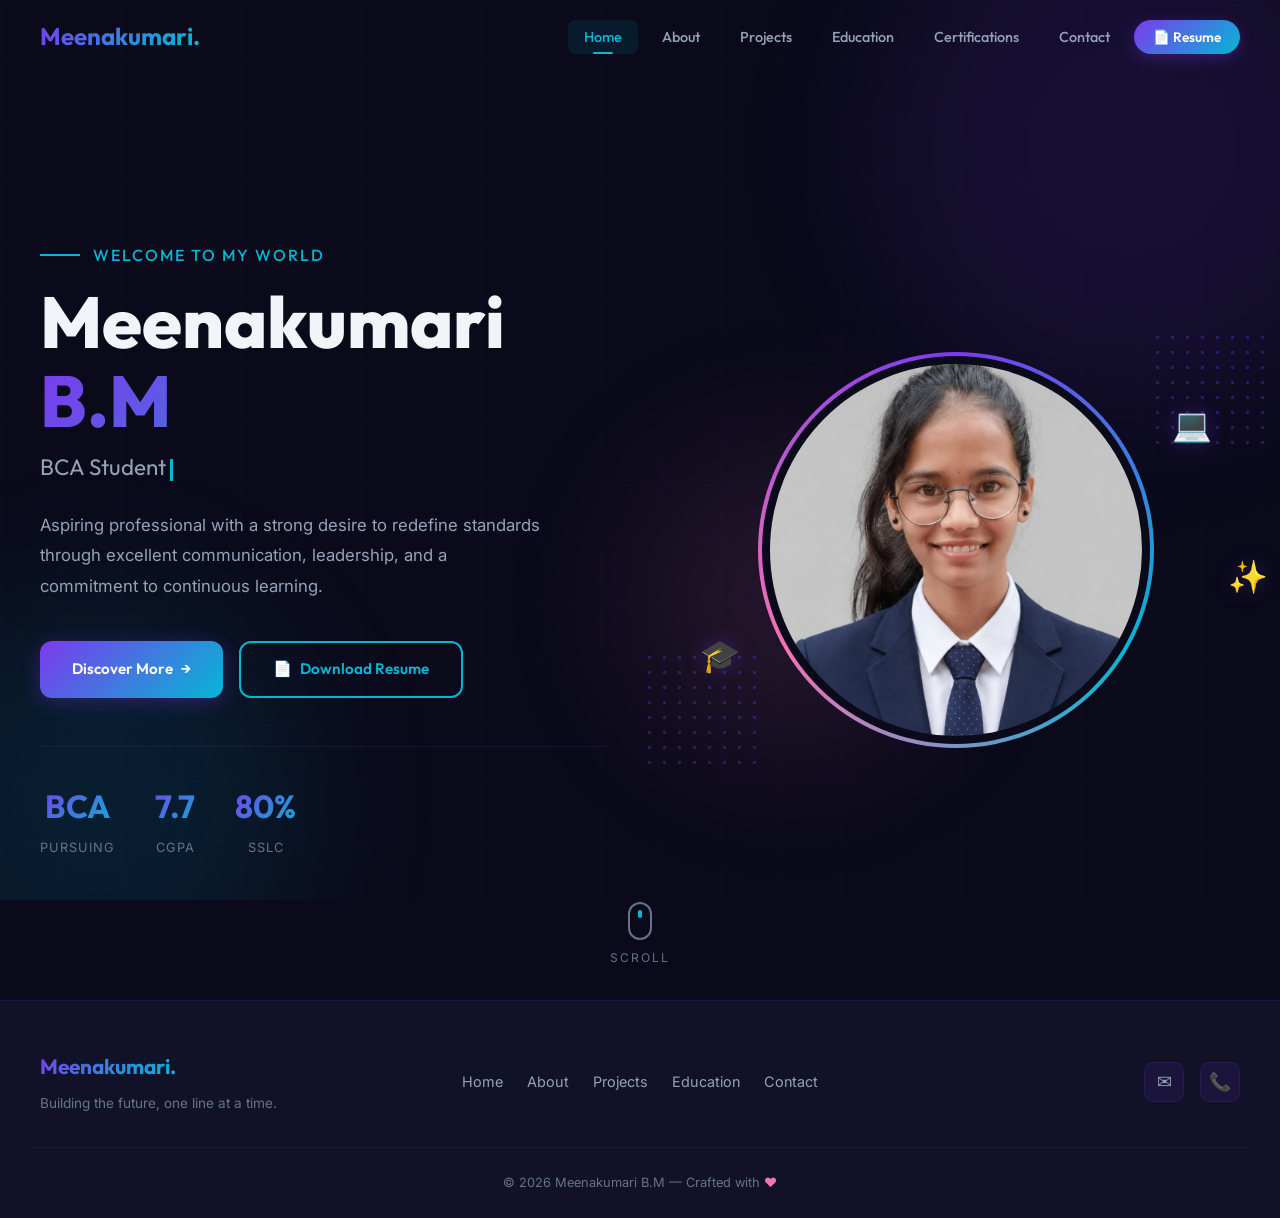
<file: index.html>
<!DOCTYPE html>
<html lang="en">
<head>
    <meta charset="UTF-8">
    <meta name="viewport" content="width=device-width, initial-scale=1.0">
    <title>Meenakumari B.M — Portfolio</title>
    <meta name="description" content="Welcome to the professional portfolio of Meenakumari B.M. Explore my work, skills, and achievements.">
    <link rel="stylesheet" href="styles.css">
    <style>
        /* ========================================
           HERO SECTION
           ======================================== */
        .hero {
            min-height: 100vh;
            display: flex;
            align-items: center;
            justify-content: center;
            padding: 2rem;
            position: relative;
        }

        .hero-container {
            max-width: var(--container-max);
            width: 100%;
            display: grid;
            grid-template-columns: 1fr 1fr;
            gap: 4rem;
            align-items: center;
        }

        /* Left Content */
        .hero-content {
            position: relative;
            z-index: 2;
        }

        .hero-greeting {
            font-family: var(--font-heading);
            font-size: 1rem;
            font-weight: 500;
            color: var(--accent-secondary);
            letter-spacing: 2px;
            text-transform: uppercase;
            margin-bottom: 0.8rem;
            display: flex;
            align-items: center;
            gap: 0.8rem;
        }

        .hero-greeting::before {
            content: '';
            width: 40px;
            height: 2px;
            background: var(--accent-secondary);
            display: inline-block;
        }

        .hero-name {
            font-family: var(--font-heading);
            font-size: clamp(2.5rem, 6vw, 4.5rem);
            font-weight: 800;
            line-height: 1.1;
            margin-bottom: 0.5rem;
        }

        .hero-name .first-name {
            display: block;
            color: var(--text-primary);
        }

        .hero-name .last-name {
            display: block;
            background: var(--gradient-primary);
            -webkit-background-clip: text;
            -webkit-text-fill-color: transparent;
            background-clip: text;
        }

        .hero-role {
            font-family: var(--font-heading);
            font-size: clamp(1.1rem, 2vw, 1.4rem);
            color: var(--text-secondary);
            margin-bottom: 1.5rem;
            min-height: 2rem;
        }

        .hero-desc {
            font-size: 1.05rem;
            color: var(--text-secondary);
            line-height: 1.8;
            max-width: 500px;
            margin-bottom: 2.5rem;
        }

        .hero-actions {
            display: flex;
            gap: 1rem;
            flex-wrap: wrap;
        }

        .hero-stats {
            display: flex;
            gap: 2.5rem;
            margin-top: 3rem;
            padding-top: 2rem;
            border-top: 1px solid var(--border-subtle);
        }

        .stat {
            text-align: center;
        }

        .stat-number {
            font-family: var(--font-heading);
            font-size: 2rem;
            font-weight: 700;
            background: var(--gradient-primary);
            -webkit-background-clip: text;
            -webkit-text-fill-color: transparent;
            background-clip: text;
        }

        .stat-label {
            font-size: 0.8rem;
            color: var(--text-muted);
            text-transform: uppercase;
            letter-spacing: 1px;
            margin-top: 0.2rem;
        }

        /* Right - Photo */
        .hero-visual {
            display: flex;
            justify-content: center;
            align-items: center;
            position: relative;
        }

        .photo-wrapper {
            position: relative;
            width: 380px;
            height: 380px;
        }

        /* Rotating border */
        .photo-ring {
            position: absolute;
            inset: -8px;
            border-radius: 50%;
            background: conic-gradient(
                var(--accent-primary),
                var(--accent-secondary),
                var(--accent-tertiary),
                var(--accent-primary)
            );
            animation: rotateGradient 6s linear infinite;
            padding: 4px;
        }

        .photo-ring-inner {
            width: 100%;
            height: 100%;
            border-radius: 50%;
            background: var(--bg-primary);
        }

        .photo-container {
            position: absolute;
            inset: 0;
            border-radius: 50%;
            overflow: hidden;
            border: 4px solid var(--bg-primary);
            z-index: 2;
        }

        .photo-container img {
            width: 100%;
            height: 100%;
            object-fit: cover;
            transition: transform 0.6s ease;
        }

        .photo-wrapper:hover .photo-container img {
            transform: scale(1.05);
        }

        /* Decorative dots */
        .hero-dots {
            position: absolute;
            width: 120px;
            height: 120px;
            background-image: radial-gradient(circle, var(--accent-primary) 1.5px, transparent 1.5px);
            background-size: 15px 15px;
            opacity: 0.3;
        }

        .hero-dots-1 {
            top: -30px;
            right: -30px;
        }

        .hero-dots-2 {
            bottom: -30px;
            left: -30px;
        }

        /* Floating icons */
        .float-icon {
            position: absolute;
            font-size: 2rem;
            animation: float 4s ease-in-out infinite;
            z-index: 3;
            filter: drop-shadow(0 0 10px rgba(124, 58, 237, 0.3));
        }

        .float-icon-1 {
            top: 10%;
            right: 5%;
            animation-delay: 0s;
        }

        .float-icon-2 {
            bottom: 15%;
            left: 5%;
            animation-delay: -1.5s;
        }

        .float-icon-3 {
            top: 50%;
            right: -5%;
            animation-delay: -3s;
        }

        /* Scroll Indicator */
        .scroll-indicator {
            position: absolute;
            bottom: 2rem;
            left: 50%;
            transform: translateX(-50%);
            display: flex;
            flex-direction: column;
            align-items: center;
            gap: 0.5rem;
            color: var(--text-muted);
            font-size: 0.75rem;
            letter-spacing: 2px;
            text-transform: uppercase;
            animation: float 3s ease-in-out infinite;
        }

        .scroll-mouse {
            width: 24px;
            height: 38px;
            border: 2px solid var(--text-muted);
            border-radius: 12px;
            position: relative;
        }

        .scroll-mouse::after {
            content: '';
            position: absolute;
            top: 6px;
            left: 50%;
            transform: translateX(-50%);
            width: 4px;
            height: 8px;
            background: var(--accent-secondary);
            border-radius: 2px;
            animation: scrollDot 2s ease-in-out infinite;
        }

        @keyframes scrollDot {
            0%, 100% { top: 6px; opacity: 1; }
            50% { top: 20px; opacity: 0.3; }
        }

        /* Particles */
        .particles-container {
            position: fixed;
            top: 0;
            left: 0;
            width: 100%;
            height: 100%;
            z-index: 0;
            pointer-events: none;
        }

        .particle {
            position: absolute;
            width: 3px;
            height: 3px;
            background: var(--accent-primary);
            border-radius: 50%;
            opacity: 0;
            animation: particleFloat 8s ease-in-out infinite;
        }

        @keyframes particleFloat {
            0% { opacity: 0; transform: translateY(100vh) scale(0); }
            10% { opacity: 0.6; }
            90% { opacity: 0.6; }
            100% { opacity: 0; transform: translateY(-10vh) scale(1); }
        }

        /* ========================================
           RESPONSIVE
           ======================================== */
        @media (max-width: 968px) {
            .hero-container {
                grid-template-columns: 1fr;
                text-align: center;
                gap: 3rem;
            }

            .hero-content {
                order: 2;
            }

            .hero-visual {
                order: 1;
            }

            .hero-greeting {
                justify-content: center;
            }

            .hero-desc {
                margin: 0 auto 2.5rem;
            }

            .hero-actions {
                justify-content: center;
            }

            .hero-stats {
                justify-content: center;
            }

            .photo-wrapper {
                width: 280px;
                height: 280px;
            }
        }

        @media (max-width: 480px) {
            .photo-wrapper {
                width: 220px;
                height: 220px;
            }

            .hero-stats {
                gap: 1.5rem;
            }

            .hero-actions {
                flex-direction: column;
                align-items: center;
            }

            .float-icon {
                display: none;
            }
        }
    </style>
</head>
<body>
    <div class="particles-container" id="particles"></div>

    <main class="page-content">
        <section class="hero">
            <div class="hero-container">
                <!-- Left Content -->
                <div class="hero-content">
                    <p class="hero-greeting fade-up">Welcome to my world</p>
                    <h1 class="hero-name fade-up delay-1">
                        <span class="first-name">Meenakumari</span>
                        <span class="last-name">B.M</span>
                    </h1>
                    <p class="hero-role fade-up delay-2">
                        <span id="typingText"></span><span class="typing-cursor"></span>
                    </p>
                    <p class="hero-desc fade-up delay-3">
                        Aspiring professional with a strong desire to redefine standards through excellent communication, leadership, and a commitment to continuous learning.
                    </p>
                    <div class="hero-actions fade-up delay-4">
                        <a href="about.html" class="btn btn-primary">
                            <span>Discover More</span>
                            <span>→</span>
                        </a>
                        <a href="meena123.docx" download class="btn btn-outline">
                            <span>📄</span>
                            <span>Download Resume</span>
                        </a>
                    </div>
                    <div class="hero-stats fade-up delay-5">
                        <div class="stat">
                            <div class="stat-number">BCA</div>
                            <div class="stat-label">Pursuing</div>
                        </div>
                        <div class="stat">
                            <div class="stat-number">7.7</div>
                            <div class="stat-label">CGPA</div>
                        </div>
                        <div class="stat">
                            <div class="stat-number">80%</div>
                            <div class="stat-label">SSLC</div>
                        </div>
                    </div>
                </div>

                <!-- Right - Photo -->
                <div class="hero-visual fade-up delay-2">
                    <div class="hero-dots hero-dots-1"></div>
                    <div class="hero-dots hero-dots-2"></div>
                    <div class="float-icon float-icon-1">💻</div>
                    <div class="float-icon float-icon-2">🎓</div>
                    <div class="float-icon float-icon-3">✨</div>
                    <div class="photo-wrapper">
                        <div class="photo-ring">
                            <div class="photo-ring-inner"></div>
                        </div>
                        <div class="photo-container">
                            <img src="WhatsApp Image 2026-05-14 at 5.31.58 AM.jpeg" alt="Meenakumari B.M - Professional Photo">
                        </div>
                    </div>
                </div>
            </div>

            <!-- Scroll Indicator -->
            <div class="scroll-indicator">
                <div class="scroll-mouse"></div>
                <span>Scroll</span>
            </div>
        </section>
    </main>

    <script src="layout.js"></script>
    <script>
        // Typing Effect
        const roles = ['BCA Student', 'Future Educator', 'Tech Enthusiast', 'Lifelong Learner'];
        let roleIndex = 0;
        let charIndex = 0;
        let isDeleting = false;
        const typingEl = document.getElementById('typingText');

        function typeEffect() {
            const currentRole = roles[roleIndex];

            if (isDeleting) {
                typingEl.textContent = currentRole.substring(0, charIndex - 1);
                charIndex--;
            } else {
                typingEl.textContent = currentRole.substring(0, charIndex + 1);
                charIndex++;
            }

            let speed = isDeleting ? 40 : 80;

            if (!isDeleting && charIndex === currentRole.length) {
                speed = 2000;
                isDeleting = true;
            } else if (isDeleting && charIndex === 0) {
                isDeleting = false;
                roleIndex = (roleIndex + 1) % roles.length;
                speed = 500;
            }

            setTimeout(typeEffect, speed);
        }

        typeEffect();

        // Particles
        const particlesContainer = document.getElementById('particles');
        for (let i = 0; i < 30; i++) {
            const particle = document.createElement('div');
            particle.classList.add('particle');
            particle.style.left = Math.random() * 100 + '%';
            particle.style.animationDelay = Math.random() * 8 + 's';
            particle.style.animationDuration = (6 + Math.random() * 6) + 's';
            particle.style.width = (2 + Math.random() * 3) + 'px';
            particle.style.height = particle.style.width;
            const colors = ['var(--accent-primary)', 'var(--accent-secondary)', 'var(--accent-tertiary)'];
            particle.style.background = colors[Math.floor(Math.random() * colors.length)];
            particlesContainer.appendChild(particle);
        }
    </script>
</body>
</html>
</file>
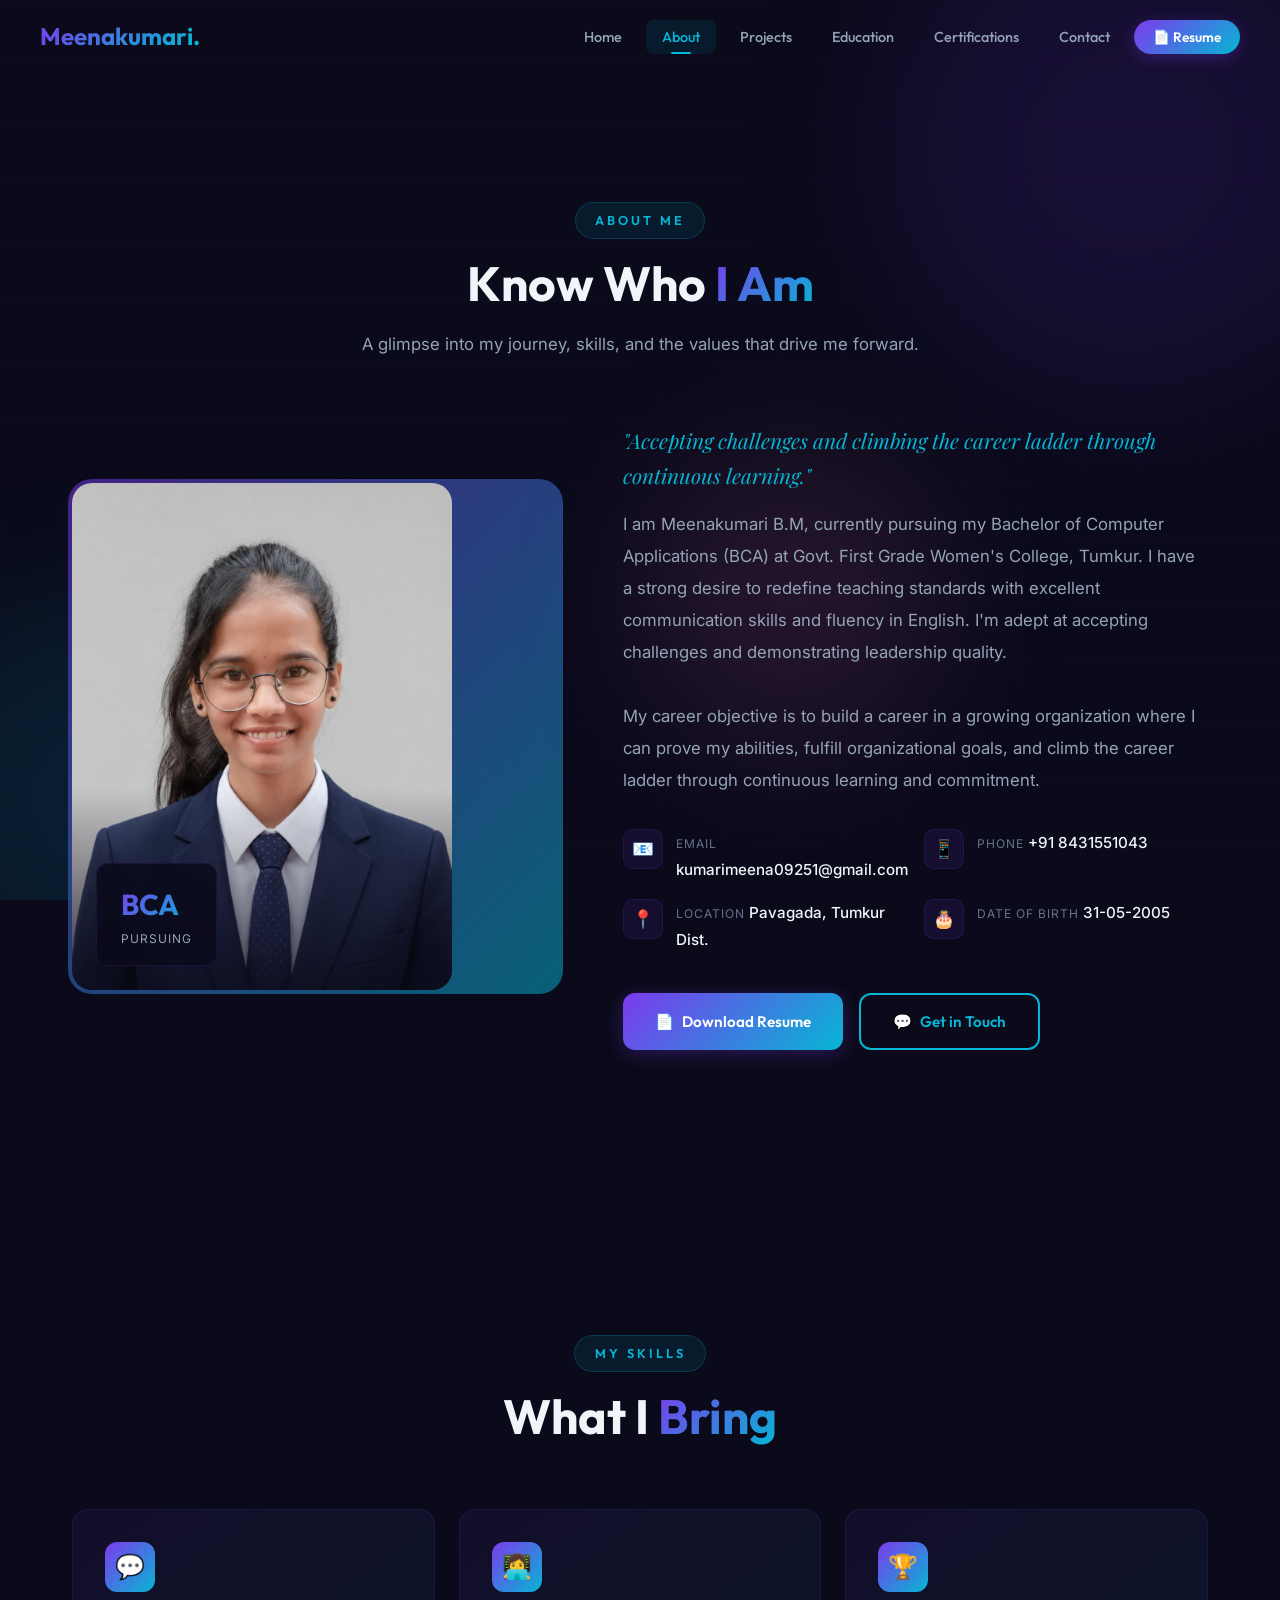
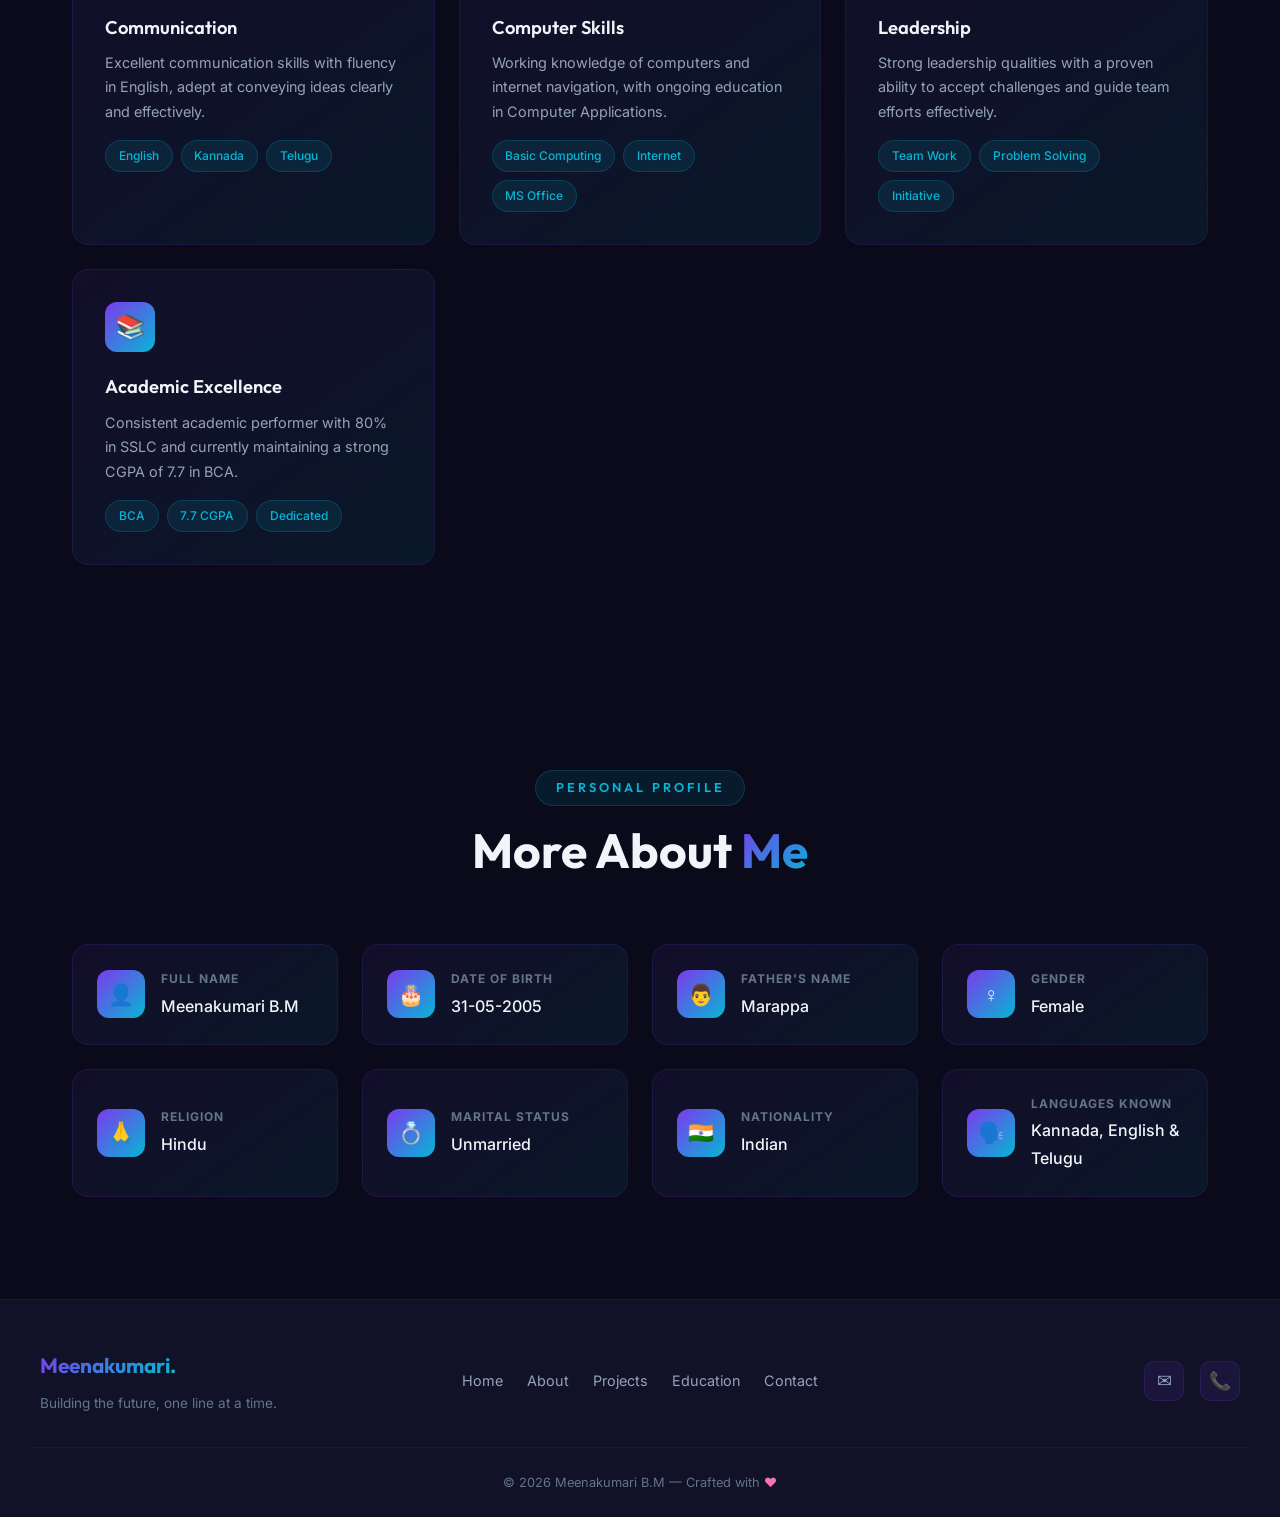
<file: about.html>
<!DOCTYPE html>
<html lang="en">
<head>
    <meta charset="UTF-8">
    <meta name="viewport" content="width=device-width, initial-scale=1.0">
    <title>About — Meenakumari B.M</title>
    <meta name="description" content="Learn more about Meenakumari B.M — skills, personal profile, and professional summary.">
    <link rel="stylesheet" href="styles.css">
    <style>
        /* ========================================
           ABOUT PAGE
           ======================================== */
        .about-hero {
            padding: var(--section-padding) 0;
        }

        .about-grid {
            display: grid;
            grid-template-columns: 1fr 1.2fr;
            gap: 4rem;
            align-items: center;
            margin-bottom: 5rem;
        }

        /* Photo Side */
        .about-photo-section {
            position: relative;
        }

        .about-photo-wrapper {
            position: relative;
            border-radius: 20px;
            overflow: hidden;
            aspect-ratio: 3/4;
            max-width: 380px;
        }

        .about-photo-wrapper::before {
            content: '';
            position: absolute;
            inset: 0;
            background: linear-gradient(180deg, transparent 60%, rgba(10, 10, 26, 0.8));
            z-index: 1;
        }

        .about-photo-wrapper img {
            width: 100%;
            height: 100%;
            object-fit: cover;
            transition: transform 0.6s ease;
        }

        .about-photo-wrapper:hover img {
            transform: scale(1.03);
        }

        .about-photo-border {
            position: absolute;
            inset: -4px;
            border-radius: 24px;
            background: var(--gradient-primary);
            z-index: -1;
            opacity: 0.5;
        }

        .about-experience-badge {
            position: absolute;
            bottom: 1.5rem;
            left: 1.5rem;
            z-index: 2;
            background: rgba(10, 10, 26, 0.85);
            backdrop-filter: blur(10px);
            padding: 1rem 1.5rem;
            border-radius: 12px;
            border: 1px solid var(--border-subtle);
        }

        .about-experience-badge .badge-number {
            font-family: var(--font-heading);
            font-size: 1.8rem;
            font-weight: 700;
            background: var(--gradient-primary);
            -webkit-background-clip: text;
            -webkit-text-fill-color: transparent;
            background-clip: text;
        }

        .about-experience-badge .badge-label {
            font-size: 0.75rem;
            color: var(--text-secondary);
            text-transform: uppercase;
            letter-spacing: 1px;
        }

        /* Info Side */
        .about-info {
            position: relative;
        }

        .about-intro {
            font-family: var(--font-accent);
            font-size: 1.3rem;
            color: var(--accent-secondary);
            margin-bottom: 1rem;
            font-style: italic;
        }

        .about-bio {
            font-size: 1.05rem;
            color: var(--text-secondary);
            line-height: 1.9;
            margin-bottom: 2rem;
        }

        .about-details {
            display: grid;
            grid-template-columns: 1fr 1fr;
            gap: 1rem;
            margin-bottom: 2.5rem;
        }

        .detail-item {
            display: flex;
            gap: 0.8rem;
            align-items: flex-start;
        }

        .detail-icon {
            width: 40px;
            height: 40px;
            border-radius: 10px;
            background: rgba(124, 58, 237, 0.1);
            border: 1px solid var(--border-subtle);
            display: flex;
            align-items: center;
            justify-content: center;
            flex-shrink: 0;
            font-size: 1.1rem;
        }

        .detail-text .detail-label {
            font-size: 0.75rem;
            color: var(--text-muted);
            text-transform: uppercase;
            letter-spacing: 1px;
        }

        .detail-text .detail-value {
            font-size: 0.95rem;
            color: var(--text-primary);
            font-weight: 500;
        }

        .about-actions {
            display: flex;
            gap: 1rem;
            flex-wrap: wrap;
        }

        /* ========================================
           SKILLS SECTION
           ======================================== */
        .skills-section {
            padding: var(--section-padding) 0;
        }

        .skills-grid {
            display: grid;
            grid-template-columns: repeat(auto-fit, minmax(280px, 1fr));
            gap: 1.5rem;
        }

        .skill-card {
            background: var(--gradient-card);
            border: 1px solid var(--border-subtle);
            border-radius: 16px;
            padding: 2rem;
            transition: var(--transition-smooth);
            position: relative;
            overflow: hidden;
        }

        .skill-card::before {
            content: '';
            position: absolute;
            top: 0;
            left: 0;
            right: 0;
            height: 3px;
            background: var(--gradient-primary);
            transform: scaleX(0);
            transform-origin: left;
            transition: transform 0.5s ease;
        }

        .skill-card:hover::before {
            transform: scaleX(1);
        }

        .skill-card:hover {
            transform: translateY(-5px);
            border-color: var(--border-glow);
            box-shadow: var(--shadow-glow);
        }

        .skill-card-icon {
            width: 50px;
            height: 50px;
            border-radius: 12px;
            background: var(--gradient-primary);
            display: flex;
            align-items: center;
            justify-content: center;
            font-size: 1.5rem;
            margin-bottom: 1.2rem;
        }

        .skill-card h3 {
            font-family: var(--font-heading);
            font-size: 1.15rem;
            font-weight: 600;
            color: var(--text-primary);
            margin-bottom: 0.5rem;
        }

        .skill-card p {
            font-size: 0.9rem;
            color: var(--text-secondary);
            line-height: 1.7;
        }

        .skill-tags {
            display: flex;
            flex-wrap: wrap;
            gap: 0.5rem;
            margin-top: 1rem;
        }

        .skill-tag {
            font-size: 0.75rem;
            padding: 0.3rem 0.8rem;
            border-radius: 20px;
            background: rgba(6, 182, 212, 0.1);
            border: 1px solid rgba(6, 182, 212, 0.2);
            color: var(--accent-secondary);
            font-weight: 500;
            transition: var(--transition-fast);
        }

        .skill-tag:hover {
            background: rgba(6, 182, 212, 0.2);
            transform: translateY(-2px);
        }

        /* ========================================
           PERSONAL PROFILE
           ======================================== */
        .profile-section {
            padding: var(--section-padding) 0;
        }

        .profile-grid {
            display: grid;
            grid-template-columns: repeat(auto-fit, minmax(250px, 1fr));
            gap: 1.5rem;
        }

        .profile-card {
            background: var(--gradient-card);
            border: 1px solid var(--border-subtle);
            border-radius: 16px;
            padding: 1.5rem;
            display: flex;
            gap: 1rem;
            align-items: center;
            transition: var(--transition-smooth);
        }

        .profile-card:hover {
            transform: translateY(-3px);
            border-color: var(--border-glow);
            box-shadow: var(--shadow-glow);
        }

        .profile-card-icon {
            width: 48px;
            height: 48px;
            border-radius: 12px;
            background: var(--gradient-primary);
            display: flex;
            align-items: center;
            justify-content: center;
            font-size: 1.3rem;
            flex-shrink: 0;
        }

        .profile-card-info h4 {
            font-size: 0.75rem;
            color: var(--text-muted);
            text-transform: uppercase;
            letter-spacing: 1px;
            margin-bottom: 0.2rem;
        }

        .profile-card-info p {
            font-size: 1rem;
            color: var(--text-primary);
            font-weight: 500;
        }

        /* ========================================
           RESPONSIVE
           ======================================== */
        @media (max-width: 768px) {
            .about-grid {
                grid-template-columns: 1fr;
                gap: 2rem;
            }

            .about-photo-wrapper {
                max-width: 300px;
                margin: 0 auto;
            }

            .about-details {
                grid-template-columns: 1fr;
            }

            .about-actions {
                justify-content: center;
            }
        }
    </style>
</head>
<body>
    <main class="page-content">
        <!-- About Hero -->
        <section class="about-hero">
            <div class="container">
                <div class="section-header fade-up">
                    <span class="section-tag">About Me</span>
                    <h1 class="section-title">Know Who <span class="highlight">I Am</span></h1>
                    <p class="section-desc">A glimpse into my journey, skills, and the values that drive me forward.</p>
                </div>

                <div class="about-grid">
                    <!-- Photo -->
                    <div class="about-photo-section fade-left">
                        <div class="about-photo-border"></div>
                        <div class="about-photo-wrapper">
                            <img src="WhatsApp Image 2026-05-14 at 5.31.58 AM.jpeg" alt="Meenakumari B.M">
                            <div class="about-experience-badge">
                                <div class="badge-number">BCA</div>
                                <div class="badge-label">Pursuing</div>
                            </div>
                        </div>
                    </div>

                    <!-- Info -->
                    <div class="about-info fade-right">
                        <p class="about-intro">"Accepting challenges and climbing the career ladder through continuous learning."</p>
                        <p class="about-bio">
                            I am Meenakumari B.M, currently pursuing my Bachelor of Computer Applications (BCA) at Govt. First Grade Women's College, Tumkur. I have a strong desire to redefine teaching standards with excellent communication skills and fluency in English. I'm adept at accepting challenges and demonstrating leadership quality.
                        </p>
                        <p class="about-bio">
                            My career objective is to build a career in a growing organization where I can prove my abilities, fulfill organizational goals, and climb the career ladder through continuous learning and commitment.
                        </p>

                        <div class="about-details">
                            <div class="detail-item">
                                <div class="detail-icon">📧</div>
                                <div class="detail-text">
                                    <span class="detail-label">Email</span>
                                    <span class="detail-value">kumarimeena09251@gmail.com</span>
                                </div>
                            </div>
                            <div class="detail-item">
                                <div class="detail-icon">📱</div>
                                <div class="detail-text">
                                    <span class="detail-label">Phone</span>
                                    <span class="detail-value">+91 8431551043</span>
                                </div>
                            </div>
                            <div class="detail-item">
                                <div class="detail-icon">📍</div>
                                <div class="detail-text">
                                    <span class="detail-label">Location</span>
                                    <span class="detail-value">Pavagada, Tumkur Dist.</span>
                                </div>
                            </div>
                            <div class="detail-item">
                                <div class="detail-icon">🎂</div>
                                <div class="detail-text">
                                    <span class="detail-label">Date of Birth</span>
                                    <span class="detail-value">31-05-2005</span>
                                </div>
                            </div>
                        </div>

                        <div class="about-actions">
                            <a href="meena123.docx" download class="btn btn-primary">
                                <span>📄</span>
                                <span>Download Resume</span>
                            </a>
                            <a href="contact.html" class="btn btn-outline">
                                <span>💬</span>
                                <span>Get in Touch</span>
                            </a>
                        </div>
                    </div>
                </div>
            </div>
        </section>

        <!-- Skills Section -->
        <section class="skills-section">
            <div class="container">
                <div class="section-header fade-up">
                    <span class="section-tag">My Skills</span>
                    <h2 class="section-title">What I <span class="highlight">Bring</span></h2>
                </div>

                <div class="skills-grid">
                    <div class="skill-card fade-up delay-1">
                        <div class="skill-card-icon">💬</div>
                        <h3>Communication</h3>
                        <p>Excellent communication skills with fluency in English, adept at conveying ideas clearly and effectively.</p>
                        <div class="skill-tags">
                            <span class="skill-tag">English</span>
                            <span class="skill-tag">Kannada</span>
                            <span class="skill-tag">Telugu</span>
                        </div>
                    </div>

                    <div class="skill-card fade-up delay-2">
                        <div class="skill-card-icon">👩‍💻</div>
                        <h3>Computer Skills</h3>
                        <p>Working knowledge of computers and internet navigation, with ongoing education in Computer Applications.</p>
                        <div class="skill-tags">
                            <span class="skill-tag">Basic Computing</span>
                            <span class="skill-tag">Internet</span>
                            <span class="skill-tag">MS Office</span>
                        </div>
                    </div>

                    <div class="skill-card fade-up delay-3">
                        <div class="skill-card-icon">🏆</div>
                        <h3>Leadership</h3>
                        <p>Strong leadership qualities with a proven ability to accept challenges and guide team efforts effectively.</p>
                        <div class="skill-tags">
                            <span class="skill-tag">Team Work</span>
                            <span class="skill-tag">Problem Solving</span>
                            <span class="skill-tag">Initiative</span>
                        </div>
                    </div>

                    <div class="skill-card fade-up delay-4">
                        <div class="skill-card-icon">📚</div>
                        <h3>Academic Excellence</h3>
                        <p>Consistent academic performer with 80% in SSLC and currently maintaining a strong CGPA of 7.7 in BCA.</p>
                        <div class="skill-tags">
                            <span class="skill-tag">BCA</span>
                            <span class="skill-tag">7.7 CGPA</span>
                            <span class="skill-tag">Dedicated</span>
                        </div>
                    </div>
                </div>
            </div>
        </section>

        <!-- Personal Profile -->
        <section class="profile-section">
            <div class="container">
                <div class="section-header fade-up">
                    <span class="section-tag">Personal Profile</span>
                    <h2 class="section-title">More About <span class="highlight">Me</span></h2>
                </div>

                <div class="profile-grid">
                    <div class="profile-card fade-up delay-1">
                        <div class="profile-card-icon">👤</div>
                        <div class="profile-card-info">
                            <h4>Full Name</h4>
                            <p>Meenakumari B.M</p>
                        </div>
                    </div>
                    <div class="profile-card fade-up delay-2">
                        <div class="profile-card-icon">🎂</div>
                        <div class="profile-card-info">
                            <h4>Date of Birth</h4>
                            <p>31-05-2005</p>
                        </div>
                    </div>
                    <div class="profile-card fade-up delay-3">
                        <div class="profile-card-icon">👨</div>
                        <div class="profile-card-info">
                            <h4>Father's Name</h4>
                            <p>Marappa</p>
                        </div>
                    </div>
                    <div class="profile-card fade-up delay-4">
                        <div class="profile-card-icon">♀️</div>
                        <div class="profile-card-info">
                            <h4>Gender</h4>
                            <p>Female</p>
                        </div>
                    </div>
                    <div class="profile-card fade-up delay-5">
                        <div class="profile-card-icon">🙏</div>
                        <div class="profile-card-info">
                            <h4>Religion</h4>
                            <p>Hindu</p>
                        </div>
                    </div>
                    <div class="profile-card fade-up delay-6">
                        <div class="profile-card-icon">💍</div>
                        <div class="profile-card-info">
                            <h4>Marital Status</h4>
                            <p>Unmarried</p>
                        </div>
                    </div>
                    <div class="profile-card fade-up delay-1">
                        <div class="profile-card-icon">🇮🇳</div>
                        <div class="profile-card-info">
                            <h4>Nationality</h4>
                            <p>Indian</p>
                        </div>
                    </div>
                    <div class="profile-card fade-up delay-2">
                        <div class="profile-card-icon">🗣️</div>
                        <div class="profile-card-info">
                            <h4>Languages Known</h4>
                            <p>Kannada, English & Telugu</p>
                        </div>
                    </div>
                </div>
            </div>
        </section>
    </main>

    <script src="layout.js"></script>
</body>
</html>
</file>
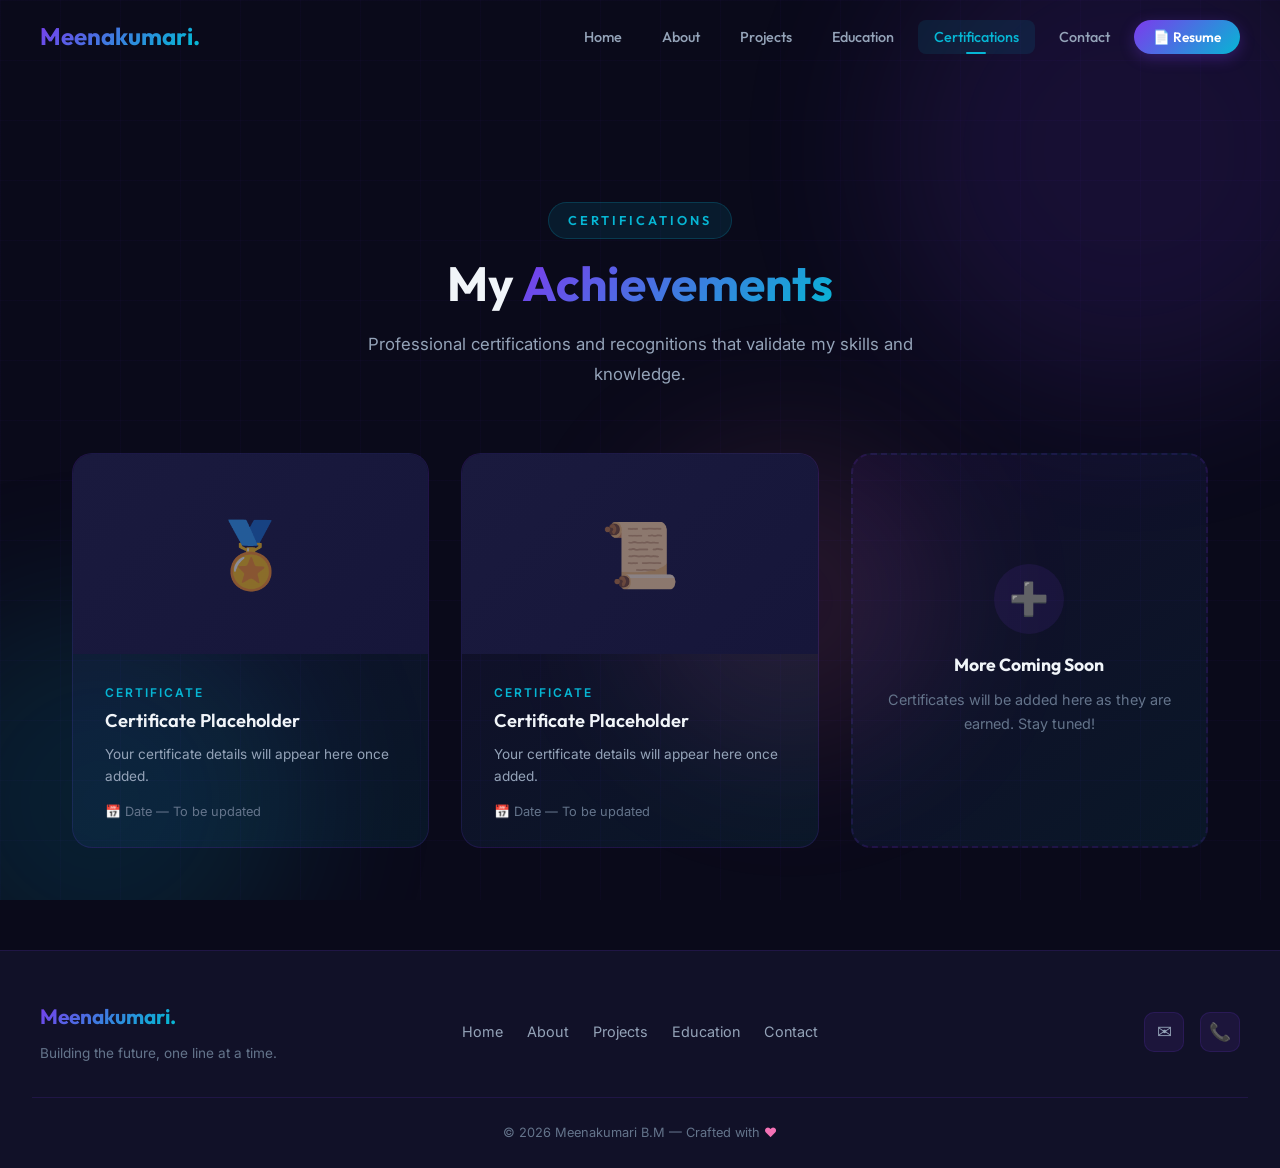
<file: certifications.html>
<!DOCTYPE html>
<html lang="en">
<head>
    <meta charset="UTF-8">
    <meta name="viewport" content="width=device-width, initial-scale=1.0">
    <title>Certifications — Meenakumari B.M</title>
    <meta name="description" content="View certifications and achievements of Meenakumari B.M.">
    <link rel="stylesheet" href="styles.css">
    <style>
        .certs-section {
            padding: var(--section-padding) 0;
        }

        .certs-grid {
            display: grid;
            grid-template-columns: repeat(auto-fit, minmax(320px, 1fr));
            gap: 2rem;
        }

        .cert-card {
            background: var(--gradient-card);
            border: 1px solid var(--border-subtle);
            border-radius: 20px;
            overflow: hidden;
            transition: var(--transition-smooth);
            cursor: pointer;
        }

        .cert-card:hover {
            transform: translateY(-8px);
            border-color: var(--border-glow);
            box-shadow: var(--shadow-glow);
        }

        .cert-preview {
            width: 100%;
            height: 200px;
            background: linear-gradient(135deg, var(--bg-tertiary), var(--surface));
            display: flex;
            align-items: center;
            justify-content: center;
            position: relative;
            overflow: hidden;
        }

        .cert-preview-icon {
            font-size: 4rem;
            opacity: 0.5;
            transition: var(--transition-smooth);
        }

        .cert-card:hover .cert-preview-icon {
            transform: scale(1.15) rotate(5deg);
            opacity: 0.8;
        }

        .cert-preview-overlay {
            position: absolute;
            inset: 0;
            background: rgba(10, 10, 26, 0.7);
            display: flex;
            align-items: center;
            justify-content: center;
            opacity: 0;
            transition: var(--transition-smooth);
        }

        .cert-card:hover .cert-preview-overlay {
            opacity: 1;
        }

        .cert-view-btn {
            padding: 0.6rem 1.5rem;
            background: var(--gradient-primary);
            border-radius: 10px;
            color: #fff;
            font-weight: 600;
            font-size: 0.9rem;
            transform: translateY(10px);
            transition: var(--transition-smooth);
        }

        .cert-card:hover .cert-view-btn {
            transform: translateY(0);
        }

        .cert-info {
            padding: 1.5rem 2rem;
        }

        .cert-issuer {
            font-size: 0.75rem;
            color: var(--accent-secondary);
            text-transform: uppercase;
            letter-spacing: 2px;
            font-weight: 600;
            margin-bottom: 0.4rem;
        }

        .cert-info h3 {
            font-family: var(--font-heading);
            font-size: 1.15rem;
            font-weight: 600;
            color: var(--text-primary);
            margin-bottom: 0.5rem;
        }

        .cert-info p {
            font-size: 0.85rem;
            color: var(--text-secondary);
            line-height: 1.6;
        }

        .cert-date {
            margin-top: 0.8rem;
            font-size: 0.8rem;
            color: var(--text-muted);
            display: flex;
            align-items: center;
            gap: 0.4rem;
        }

        /* Modal */
        .cert-modal {
            position: fixed;
            inset: 0;
            z-index: 9999;
            background: rgba(10, 10, 26, 0.95);
            backdrop-filter: blur(10px);
            display: none;
            align-items: center;
            justify-content: center;
            padding: 2rem;
            animation: modalFadeIn 0.3s ease;
        }

        .cert-modal.active {
            display: flex;
        }

        @keyframes modalFadeIn {
            from { opacity: 0; }
            to { opacity: 1; }
        }

        .modal-content {
            max-width: 700px;
            width: 100%;
            background: var(--surface);
            border-radius: 20px;
            border: 1px solid var(--border-subtle);
            overflow: hidden;
            position: relative;
            animation: modalSlideIn 0.4s ease;
        }

        @keyframes modalSlideIn {
            from { transform: translateY(30px); opacity: 0; }
            to { transform: translateY(0); opacity: 1; }
        }

        .modal-close {
            position: absolute;
            top: 1rem;
            right: 1rem;
            width: 40px;
            height: 40px;
            border-radius: 50%;
            background: rgba(255, 255, 255, 0.1);
            border: none;
            color: #fff;
            font-size: 1.2rem;
            cursor: pointer;
            display: flex;
            align-items: center;
            justify-content: center;
            transition: var(--transition-fast);
            z-index: 10;
        }

        .modal-close:hover {
            background: rgba(255, 255, 255, 0.2);
            transform: rotate(90deg);
        }

        .modal-image {
            width: 100%;
            height: 350px;
            background: linear-gradient(135deg, var(--bg-tertiary), var(--surface));
            display: flex;
            align-items: center;
            justify-content: center;
        }

        .modal-image img {
            width: 100%;
            height: 100%;
            object-fit: contain;
        }

        .modal-image .placeholder-icon {
            font-size: 5rem;
            opacity: 0.4;
        }

        .modal-info {
            padding: 2rem;
        }

        .modal-info h2 {
            font-family: var(--font-heading);
            font-size: 1.5rem;
            color: var(--text-primary);
            margin-bottom: 0.5rem;
        }

        .modal-info .modal-issuer {
            color: var(--accent-secondary);
            font-size: 0.9rem;
            margin-bottom: 1rem;
        }

        .modal-info p {
            color: var(--text-secondary);
            line-height: 1.7;
        }

        .modal-actions {
            display: flex;
            gap: 1rem;
            margin-top: 1.5rem;
        }

        /* Add Certificate CTA */
        .add-cert-card {
            background: var(--gradient-card);
            border: 2px dashed var(--border-subtle);
            border-radius: 20px;
            padding: 3rem 2rem;
            display: flex;
            flex-direction: column;
            align-items: center;
            justify-content: center;
            text-align: center;
            transition: var(--transition-smooth);
            cursor: default;
            min-height: 350px;
        }

        .add-cert-card:hover {
            border-color: var(--accent-primary);
        }

        .add-cert-icon {
            width: 70px;
            height: 70px;
            border-radius: 50%;
            background: rgba(124, 58, 237, 0.1);
            display: flex;
            align-items: center;
            justify-content: center;
            font-size: 2rem;
            margin-bottom: 1rem;
        }

        .add-cert-card h3 {
            font-family: var(--font-heading);
            font-size: 1.1rem;
            color: var(--text-primary);
            margin-bottom: 0.5rem;
        }

        .add-cert-card p {
            font-size: 0.9rem;
            color: var(--text-muted);
        }

        @media (max-width: 768px) {
            .certs-grid {
                grid-template-columns: 1fr;
            }
        }
    </style>
</head>
<body>
    <main class="page-content">
        <section class="certs-section">
            <div class="container">
                <div class="section-header fade-up">
                    <span class="section-tag">Certifications</span>
                    <h1 class="section-title">My <span class="highlight">Achievements</span></h1>
                    <p class="section-desc">Professional certifications and recognitions that validate my skills and knowledge.</p>
                </div>

                <div class="certs-grid">
                    <!-- Placeholder Certificate 1 -->
                    <div class="cert-card fade-up delay-1" onclick="openModal('cert1')">
                        <div class="cert-preview">
                            <span class="cert-preview-icon">🏅</span>
                            <div class="cert-preview-overlay">
                                <span class="cert-view-btn">View Certificate</span>
                            </div>
                        </div>
                        <div class="cert-info">
                            <span class="cert-issuer">Certificate</span>
                            <h3>Certificate Placeholder</h3>
                            <p>Your certificate details will appear here once added.</p>
                            <div class="cert-date">📅 Date — To be updated</div>
                        </div>
                    </div>

                    <!-- Placeholder Certificate 2 -->
                    <div class="cert-card fade-up delay-2" onclick="openModal('cert2')">
                        <div class="cert-preview">
                            <span class="cert-preview-icon">📜</span>
                            <div class="cert-preview-overlay">
                                <span class="cert-view-btn">View Certificate</span>
                            </div>
                        </div>
                        <div class="cert-info">
                            <span class="cert-issuer">Certificate</span>
                            <h3>Certificate Placeholder</h3>
                            <p>Your certificate details will appear here once added.</p>
                            <div class="cert-date">📅 Date — To be updated</div>
                        </div>
                    </div>

                    <!-- Add More CTA -->
                    <div class="add-cert-card fade-up delay-3">
                        <div class="add-cert-icon">➕</div>
                        <h3>More Coming Soon</h3>
                        <p>Certificates will be added here as they are earned. Stay tuned!</p>
                    </div>
                </div>
            </div>
        </section>
    </main>

    <!-- Modal -->
    <div class="cert-modal" id="certModal">
        <div class="modal-content">
            <button class="modal-close" onclick="closeModal()">✕</button>
            <div class="modal-image" id="modalImage">
                <span class="placeholder-icon">🏅</span>
            </div>
            <div class="modal-info">
                <h2 id="modalTitle">Certificate Title</h2>
                <p class="modal-issuer" id="modalIssuer">Issuing Organization</p>
                <p id="modalDesc">Certificate details will appear here.</p>
                <div class="modal-actions">
                    <a href="#" class="btn btn-primary" id="modalDownload" download>
                        <span>📥</span>
                        <span>Download</span>
                    </a>
                    <button class="btn btn-outline" onclick="closeModal()">
                        <span>✕</span>
                        <span>Close</span>
                    </button>
                </div>
            </div>
        </div>
    </div>

    <script src="layout.js"></script>
    <script>
        function openModal(certId) {
            document.getElementById('certModal').classList.add('active');
            document.body.style.overflow = 'hidden';
        }

        function closeModal() {
            document.getElementById('certModal').classList.remove('active');
            document.body.style.overflow = '';
        }

        // Close on background click
        document.getElementById('certModal').addEventListener('click', (e) => {
            if (e.target === document.getElementById('certModal')) {
                closeModal();
            }
        });

        // Close on Escape
        document.addEventListener('keydown', (e) => {
            if (e.key === 'Escape') closeModal();
        });
    </script>
</body>
</html>
</file>
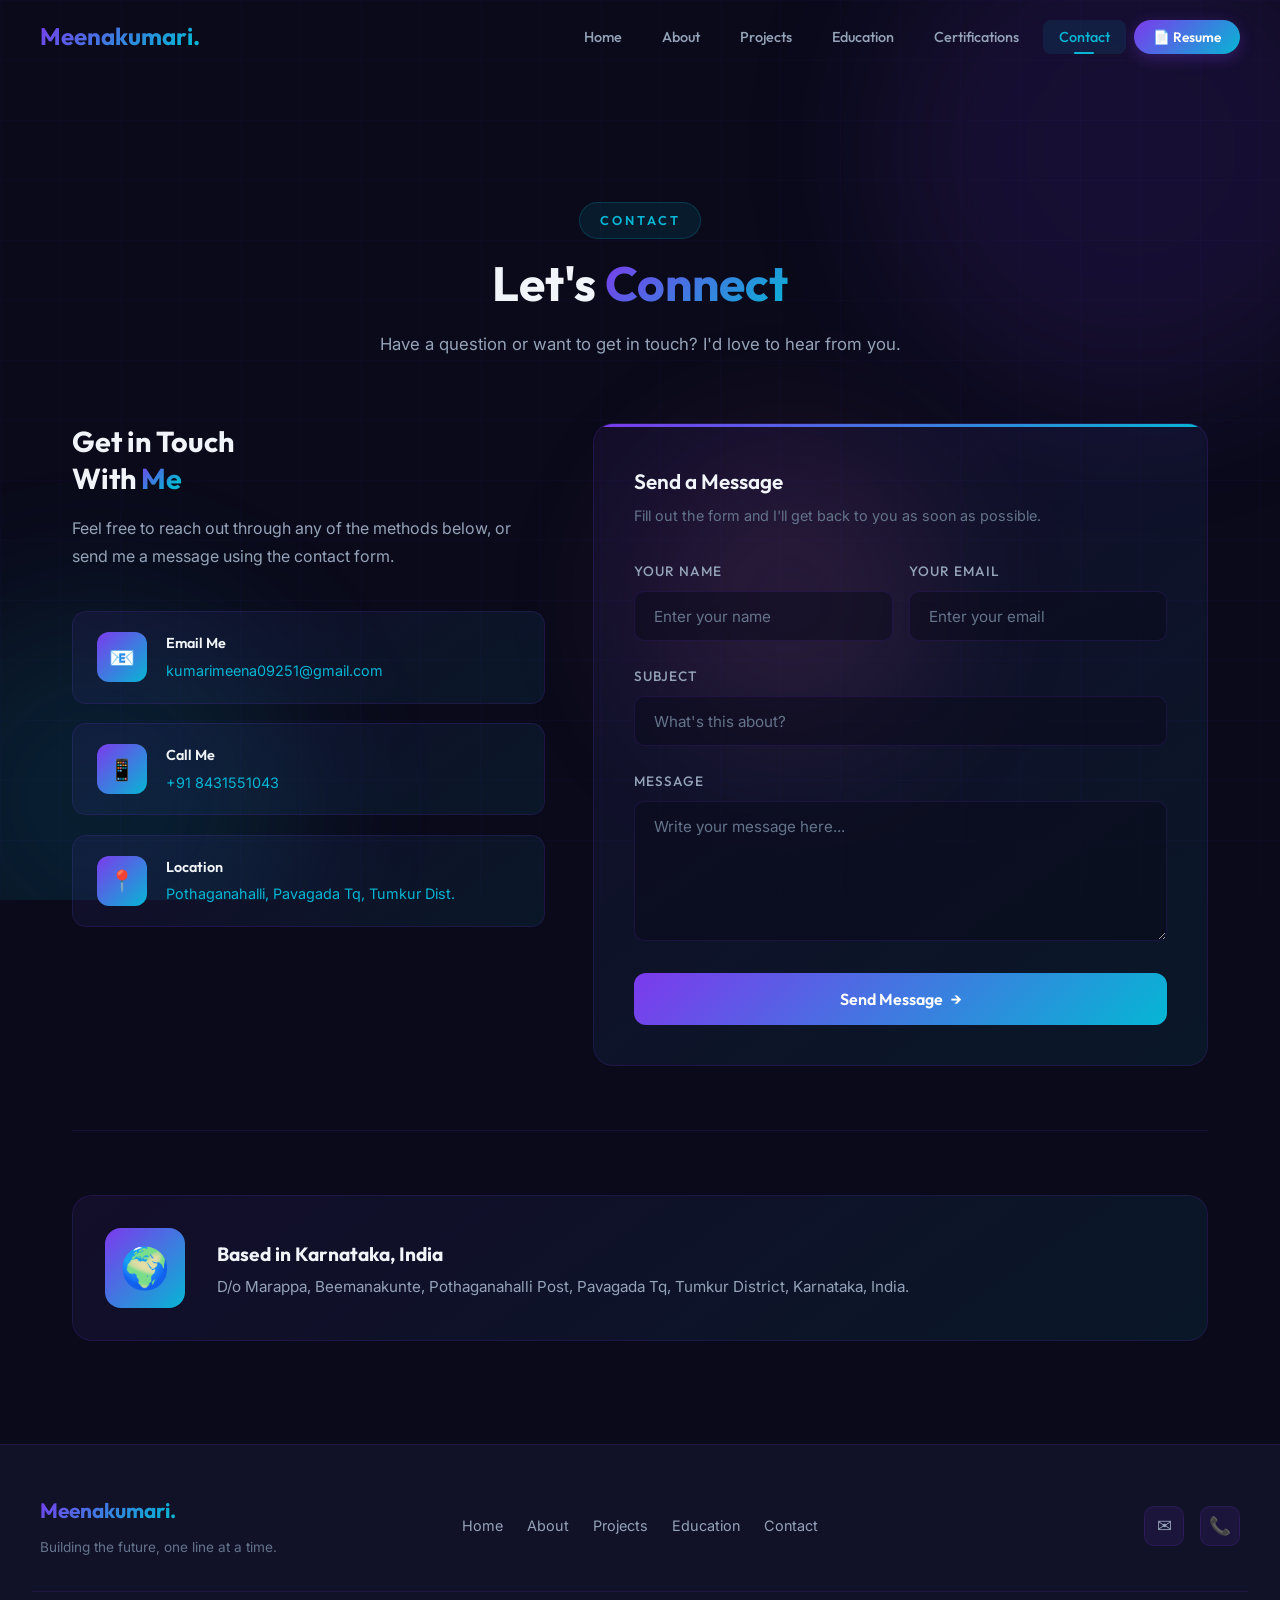
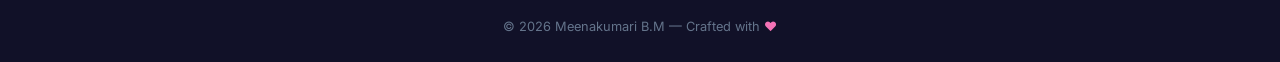
<file: contact.html>
<!DOCTYPE html>
<html lang="en">
<head>
    <meta charset="UTF-8">
    <meta name="viewport" content="width=device-width, initial-scale=1.0">
    <title>Contact — Meenakumari B.M</title>
    <meta name="description" content="Get in touch with Meenakumari B.M. Send a message or connect via email and phone.">
    <link rel="stylesheet" href="styles.css">
    <style>
        .contact-section {
            padding: var(--section-padding) 0;
        }

        .contact-grid {
            display: grid;
            grid-template-columns: 1fr 1.3fr;
            gap: 3rem;
            align-items: start;
        }

        /* ========================================
           CONTACT INFO SIDE
           ======================================== */
        .contact-info {
            position: sticky;
            top: 120px;
        }

        .contact-intro {
            margin-bottom: 2.5rem;
        }

        .contact-intro h2 {
            font-family: var(--font-heading);
            font-size: 1.8rem;
            font-weight: 700;
            color: var(--text-primary);
            margin-bottom: 1rem;
            line-height: 1.3;
        }

        .contact-intro p {
            color: var(--text-secondary);
            line-height: 1.8;
        }

        .contact-methods {
            display: flex;
            flex-direction: column;
            gap: 1.2rem;
        }

        .contact-method {
            display: flex;
            gap: 1.2rem;
            align-items: center;
            padding: 1.2rem 1.5rem;
            background: var(--gradient-card);
            border: 1px solid var(--border-subtle);
            border-radius: 14px;
            transition: var(--transition-smooth);
            cursor: pointer;
        }

        .contact-method:hover {
            transform: translateX(8px);
            border-color: var(--border-glow);
            box-shadow: var(--shadow-glow);
        }

        .contact-method-icon {
            width: 50px;
            height: 50px;
            border-radius: 12px;
            background: var(--gradient-primary);
            display: flex;
            align-items: center;
            justify-content: center;
            font-size: 1.3rem;
            flex-shrink: 0;
        }

        .contact-method-info h4 {
            font-family: var(--font-heading);
            font-size: 0.9rem;
            font-weight: 600;
            color: var(--text-primary);
            margin-bottom: 0.2rem;
        }

        .contact-method-info p {
            font-size: 0.9rem;
            color: var(--accent-secondary);
        }

        /* ========================================
           CONTACT FORM
           ======================================== */
        .contact-form-wrapper {
            background: var(--gradient-card);
            border: 1px solid var(--border-subtle);
            border-radius: 20px;
            padding: 2.5rem;
            position: relative;
            overflow: hidden;
        }

        .contact-form-wrapper::before {
            content: '';
            position: absolute;
            top: 0;
            left: 0;
            right: 0;
            height: 3px;
            background: var(--gradient-primary);
        }

        .form-title {
            font-family: var(--font-heading);
            font-size: 1.3rem;
            font-weight: 600;
            color: var(--text-primary);
            margin-bottom: 0.3rem;
        }

        .form-subtitle {
            font-size: 0.9rem;
            color: var(--text-muted);
            margin-bottom: 2rem;
        }

        .form-group {
            margin-bottom: 1.5rem;
        }

        .form-group label {
            display: block;
            font-family: var(--font-heading);
            font-size: 0.85rem;
            font-weight: 500;
            color: var(--text-secondary);
            margin-bottom: 0.5rem;
            text-transform: uppercase;
            letter-spacing: 1px;
        }

        .form-group input,
        .form-group textarea {
            width: 100%;
            padding: 0.9rem 1.2rem;
            border-radius: 10px;
            border: 1px solid var(--border-subtle);
            background: rgba(10, 10, 26, 0.5);
            color: var(--text-primary);
            font-family: var(--font-body);
            font-size: 0.95rem;
            transition: var(--transition-fast);
            outline: none;
        }

        .form-group input:focus,
        .form-group textarea:focus {
            border-color: var(--accent-primary);
            box-shadow: 0 0 0 3px rgba(124, 58, 237, 0.1);
        }

        .form-group input::placeholder,
        .form-group textarea::placeholder {
            color: var(--text-muted);
        }

        .form-group textarea {
            min-height: 140px;
            resize: vertical;
        }

        .form-row {
            display: grid;
            grid-template-columns: 1fr 1fr;
            gap: 1rem;
        }

        .form-submit {
            width: 100%;
            padding: 1rem;
            background: var(--gradient-primary);
            color: #fff;
            border: none;
            border-radius: 12px;
            font-family: var(--font-heading);
            font-size: 1rem;
            font-weight: 600;
            cursor: pointer;
            transition: var(--transition-smooth);
            display: flex;
            align-items: center;
            justify-content: center;
            gap: 0.5rem;
            position: relative;
            overflow: hidden;
        }

        .form-submit::before {
            content: '';
            position: absolute;
            top: 0;
            left: -100%;
            width: 100%;
            height: 100%;
            background: linear-gradient(90deg, transparent, rgba(255, 255, 255, 0.1), transparent);
            transition: 0.5s;
        }

        .form-submit:hover::before {
            left: 100%;
        }

        .form-submit:hover {
            transform: translateY(-3px);
            box-shadow: 0 8px 30px rgba(124, 58, 237, 0.4);
        }

        /* Success message */
        .form-success {
            display: none;
            text-align: center;
            padding: 2rem;
        }

        .form-success.show {
            display: block;
        }

        .success-icon {
            font-size: 3rem;
            margin-bottom: 1rem;
            animation: float 3s ease-in-out infinite;
        }

        .form-success h3 {
            font-family: var(--font-heading);
            font-size: 1.3rem;
            color: var(--accent-success);
            margin-bottom: 0.5rem;
        }

        .form-success p {
            color: var(--text-secondary);
        }

        /* ========================================
           MAP / LOCATION
           ======================================== */
        .location-section {
            margin-top: 4rem;
            padding-top: 4rem;
            border-top: 1px solid var(--border-subtle);
        }

        .location-card {
            background: var(--gradient-card);
            border: 1px solid var(--border-subtle);
            border-radius: 20px;
            padding: 2rem;
            display: flex;
            align-items: center;
            gap: 2rem;
            transition: var(--transition-smooth);
        }

        .location-card:hover {
            border-color: var(--border-glow);
            box-shadow: var(--shadow-glow);
        }

        .location-icon {
            width: 80px;
            height: 80px;
            border-radius: 16px;
            background: var(--gradient-primary);
            display: flex;
            align-items: center;
            justify-content: center;
            font-size: 2.5rem;
            flex-shrink: 0;
        }

        .location-info h3 {
            font-family: var(--font-heading);
            font-size: 1.2rem;
            color: var(--text-primary);
            margin-bottom: 0.3rem;
        }

        .location-info p {
            color: var(--text-secondary);
            font-size: 0.95rem;
            line-height: 1.6;
        }

        /* ========================================
           RESPONSIVE
           ======================================== */
        @media (max-width: 768px) {
            .contact-grid {
                grid-template-columns: 1fr;
            }

            .contact-info {
                position: static;
            }

            .form-row {
                grid-template-columns: 1fr;
            }

            .location-card {
                flex-direction: column;
                text-align: center;
            }
        }
    </style>
</head>
<body>
    <main class="page-content">
        <section class="contact-section">
            <div class="container">
                <div class="section-header fade-up">
                    <span class="section-tag">Contact</span>
                    <h1 class="section-title">Let's <span class="highlight">Connect</span></h1>
                    <p class="section-desc">Have a question or want to get in touch? I'd love to hear from you.</p>
                </div>

                <div class="contact-grid">
                    <!-- Contact Info -->
                    <div class="contact-info fade-left">
                        <div class="contact-intro">
                            <h2>Get in Touch<br>With <span class="text-gradient">Me</span></h2>
                            <p>Feel free to reach out through any of the methods below, or send me a message using the contact form.</p>
                        </div>

                        <div class="contact-methods">
                            <a href="mailto:kumarimeena09251@gmail.com" class="contact-method">
                                <div class="contact-method-icon">📧</div>
                                <div class="contact-method-info">
                                    <h4>Email Me</h4>
                                    <p>kumarimeena09251@gmail.com</p>
                                </div>
                            </a>

                            <a href="tel:+918431551043" class="contact-method">
                                <div class="contact-method-icon">📱</div>
                                <div class="contact-method-info">
                                    <h4>Call Me</h4>
                                    <p>+91 8431551043</p>
                                </div>
                            </a>

                            <div class="contact-method">
                                <div class="contact-method-icon">📍</div>
                                <div class="contact-method-info">
                                    <h4>Location</h4>
                                    <p>Pothaganahalli, Pavagada Tq, Tumkur Dist.</p>
                                </div>
                            </div>
                        </div>
                    </div>

                    <!-- Contact Form -->
                    <div class="contact-form-wrapper fade-right">
                        <h3 class="form-title">Send a Message</h3>
                        <p class="form-subtitle">Fill out the form and I'll get back to you as soon as possible.</p>

                        <form id="contactForm">
                            <div class="form-row">
                                <div class="form-group">
                                    <label for="name">Your Name</label>
                                    <input type="text" id="name" placeholder="Enter your name" required>
                                </div>
                                <div class="form-group">
                                    <label for="email">Your Email</label>
                                    <input type="email" id="email" placeholder="Enter your email" required>
                                </div>
                            </div>
                            <div class="form-group">
                                <label for="subject">Subject</label>
                                <input type="text" id="subject" placeholder="What's this about?">
                            </div>
                            <div class="form-group">
                                <label for="message">Message</label>
                                <textarea id="message" placeholder="Write your message here..." required></textarea>
                            </div>
                            <button type="submit" class="form-submit" id="submitBtn">
                                <span>Send Message</span>
                                <span>→</span>
                            </button>
                        </form>

                        <div class="form-success" id="formSuccess">
                            <div class="success-icon">🎉</div>
                            <h3>Message Sent!</h3>
                            <p>Thank you for reaching out. I'll get back to you soon!</p>
                        </div>
                    </div>
                </div>

                <!-- Location -->
                <div class="location-section fade-up">
                    <div class="location-card">
                        <div class="location-icon">🌍</div>
                        <div class="location-info">
                            <h3>Based in Karnataka, India</h3>
                            <p>D/o Marappa, Beemanakunte, Pothaganahalli Post, Pavagada Tq, Tumkur District, Karnataka, India.</p>
                        </div>
                    </div>
                </div>
            </div>
        </section>
    </main>

    <script src="layout.js"></script>
    <script>
        // Contact Form Handler
        const form = document.getElementById('contactForm');
        const submitBtn = document.getElementById('submitBtn');
        const formSuccess = document.getElementById('formSuccess');

        form.addEventListener('submit', (e) => {
            e.preventDefault();

            // Get form data
            const name = document.getElementById('name').value;
            const email = document.getElementById('email').value;
            const subject = document.getElementById('subject').value;
            const message = document.getElementById('message').value;

            // Create mailto link
            const mailtoSubject = encodeURIComponent(subject || 'Portfolio Contact');
            const mailtoBody = encodeURIComponent(
                `Hello Meenakumari,\n\nName: ${name}\nEmail: ${email}\n\nMessage:\n${message}`
            );
            const mailtoLink = `mailto:kumarimeena09251@gmail.com?subject=${mailtoSubject}&body=${mailtoBody}`;

            // Open mail client
            window.location.href = mailtoLink;

            // Show success
            form.style.display = 'none';
            formSuccess.classList.add('show');

            // Reset after 5 seconds
            setTimeout(() => {
                form.reset();
                form.style.display = 'block';
                formSuccess.classList.remove('show');
            }, 5000);
        });
    </script>
</body>
</html>
</file>
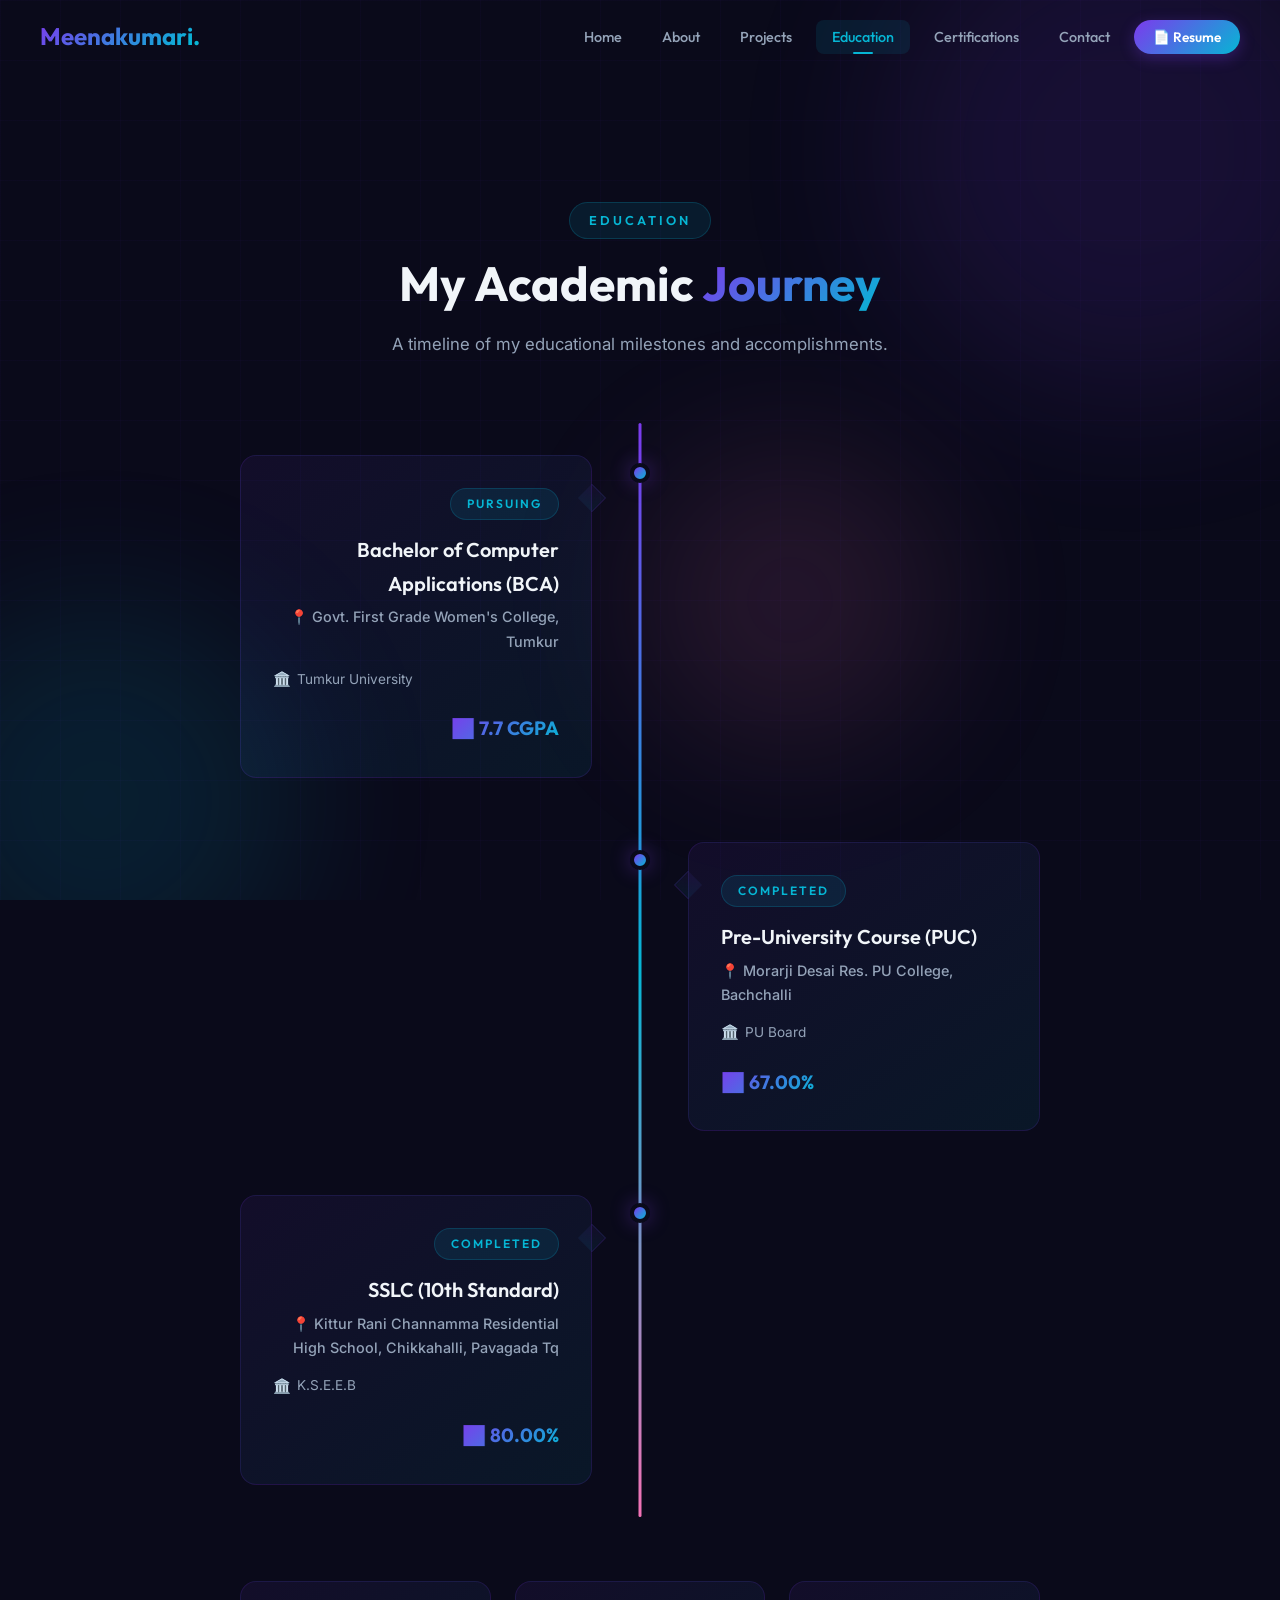
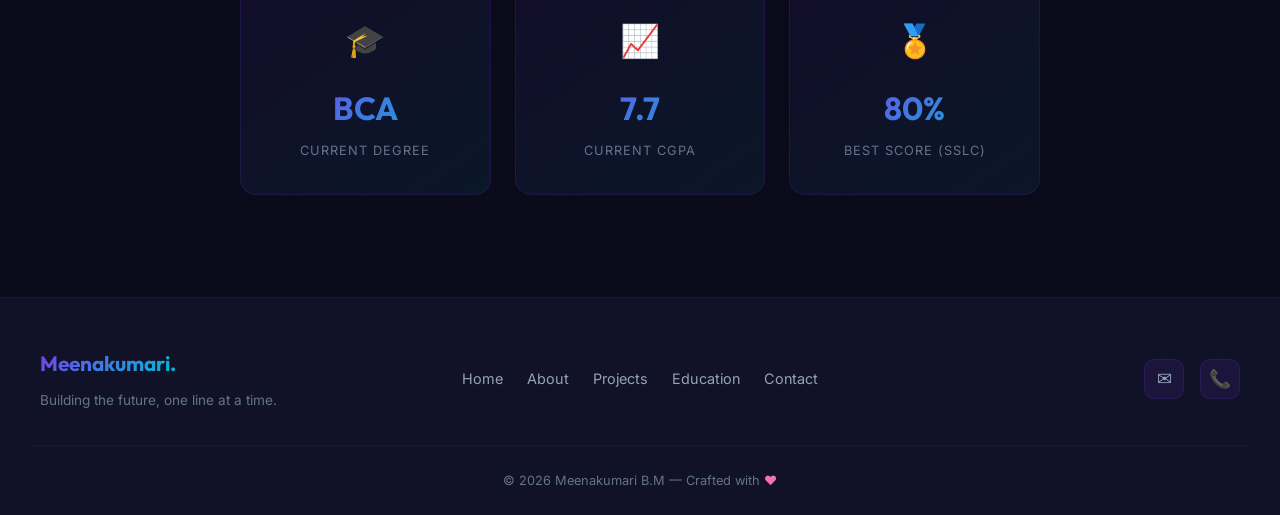
<file: education.html>
<!DOCTYPE html>
<html lang="en">
<head>
    <meta charset="UTF-8">
    <meta name="viewport" content="width=device-width, initial-scale=1.0">
    <title>Education — Meenakumari B.M</title>
    <meta name="description" content="Education timeline and academic achievements of Meenakumari B.M.">
    <link rel="stylesheet" href="styles.css">
    <style>
        .education-section {
            padding: var(--section-padding) 0;
        }

        /* ========================================
           TIMELINE
           ======================================== */
        .timeline {
            position: relative;
            max-width: 800px;
            margin: 0 auto;
        }

        .timeline::before {
            content: '';
            position: absolute;
            left: 50%;
            transform: translateX(-50%);
            width: 3px;
            height: 100%;
            background: linear-gradient(to bottom, var(--accent-primary), var(--accent-secondary), var(--accent-tertiary));
            border-radius: 3px;
        }

        .timeline-item {
            position: relative;
            padding: 2rem 0;
            width: 50%;
        }

        .timeline-item:nth-child(odd) {
            padding-right: 3rem;
            text-align: right;
        }

        .timeline-item:nth-child(even) {
            left: 50%;
            padding-left: 3rem;
        }

        /* Timeline dot */
        .timeline-dot {
            position: absolute;
            top: 2.5rem;
            width: 20px;
            height: 20px;
            border-radius: 50%;
            background: var(--gradient-primary);
            border: 4px solid var(--bg-primary);
            z-index: 2;
            box-shadow: 0 0 20px rgba(124, 58, 237, 0.4);
            animation: glowPulse 3s ease-in-out infinite;
        }

        .timeline-item:nth-child(odd) .timeline-dot {
            right: -10px;
        }

        .timeline-item:nth-child(even) .timeline-dot {
            left: -10px;
        }

        /* Timeline card */
        .timeline-card {
            background: var(--gradient-card);
            border: 1px solid var(--border-subtle);
            border-radius: 16px;
            padding: 2rem;
            transition: var(--transition-smooth);
            position: relative;
        }

        .timeline-card::before {
            content: '';
            position: absolute;
            top: 2rem;
            width: 20px;
            height: 20px;
            background: var(--gradient-card);
            border: 1px solid var(--border-subtle);
            transform: rotate(45deg);
        }

        .timeline-item:nth-child(odd) .timeline-card::before {
            right: -11px;
            border-left: none;
            border-bottom: none;
        }

        .timeline-item:nth-child(even) .timeline-card::before {
            left: -11px;
            border-right: none;
            border-top: none;
        }

        .timeline-card:hover {
            transform: translateY(-5px);
            border-color: var(--border-glow);
            box-shadow: var(--shadow-glow);
        }

        .timeline-year {
            display: inline-block;
            font-family: var(--font-heading);
            font-size: 0.75rem;
            font-weight: 600;
            text-transform: uppercase;
            letter-spacing: 2px;
            color: var(--accent-secondary);
            background: rgba(6, 182, 212, 0.1);
            padding: 0.3rem 1rem;
            border-radius: 20px;
            border: 1px solid rgba(6, 182, 212, 0.2);
            margin-bottom: 0.8rem;
        }

        .timeline-card h3 {
            font-family: var(--font-heading);
            font-size: 1.25rem;
            font-weight: 600;
            color: var(--text-primary);
            margin-bottom: 0.3rem;
        }

        .timeline-institution {
            font-size: 0.9rem;
            color: var(--accent-tertiary);
            font-weight: 500;
            margin-bottom: 0.8rem;
        }

        .timeline-details {
            display: flex;
            flex-wrap: wrap;
            gap: 0.8rem;
            margin-bottom: 0.8rem;
        }

        .timeline-detail {
            display: flex;
            align-items: center;
            gap: 0.4rem;
            font-size: 0.85rem;
            color: var(--text-secondary);
        }

        .timeline-detail-icon {
            font-size: 0.9rem;
        }

        .grade-badge {
            display: inline-flex;
            align-items: center;
            gap: 0.3rem;
            font-family: var(--font-heading);
            font-weight: 700;
            font-size: 1.2rem;
            background: var(--gradient-primary);
            -webkit-background-clip: text;
            -webkit-text-fill-color: transparent;
            background-clip: text;
            margin-top: 0.5rem;
        }

        .timeline-card p {
            font-size: 0.9rem;
            color: var(--text-secondary);
            line-height: 1.7;
        }

        /* ========================================
           STATS RIBBON
           ======================================== */
        .edu-stats {
            display: grid;
            grid-template-columns: repeat(3, 1fr);
            gap: 1.5rem;
            margin-top: 4rem;
            max-width: 800px;
            margin-left: auto;
            margin-right: auto;
        }

        .edu-stat-card {
            background: var(--gradient-card);
            border: 1px solid var(--border-subtle);
            border-radius: 16px;
            padding: 2rem;
            text-align: center;
            transition: var(--transition-smooth);
        }

        .edu-stat-card:hover {
            transform: translateY(-5px);
            border-color: var(--border-glow);
            box-shadow: var(--shadow-glow);
        }

        .edu-stat-icon {
            font-size: 2rem;
            margin-bottom: 0.8rem;
        }

        .edu-stat-value {
            font-family: var(--font-heading);
            font-size: 2rem;
            font-weight: 700;
            background: var(--gradient-primary);
            -webkit-background-clip: text;
            -webkit-text-fill-color: transparent;
            background-clip: text;
        }

        .edu-stat-label {
            font-size: 0.8rem;
            color: var(--text-muted);
            text-transform: uppercase;
            letter-spacing: 1px;
            margin-top: 0.3rem;
        }

        /* ========================================
           RESPONSIVE
           ======================================== */
        @media (max-width: 768px) {
            .timeline::before {
                left: 20px;
            }

            .timeline-item {
                width: 100%;
                padding-left: 50px !important;
                padding-right: 0 !important;
                text-align: left !important;
            }

            .timeline-item:nth-child(even) {
                left: 0;
            }

            .timeline-dot {
                left: 10px !important;
                right: auto !important;
            }

            .timeline-card::before {
                left: -11px !important;
                right: auto !important;
                border-right: none !important;
                border-top: none !important;
                border-left: 1px solid var(--border-subtle) !important;
                border-bottom: 1px solid var(--border-subtle) !important;
            }

            .edu-stats {
                grid-template-columns: 1fr;
            }
        }
    </style>
</head>
<body>
    <main class="page-content">
        <section class="education-section">
            <div class="container">
                <div class="section-header fade-up">
                    <span class="section-tag">Education</span>
                    <h1 class="section-title">My Academic <span class="highlight">Journey</span></h1>
                    <p class="section-desc">A timeline of my educational milestones and accomplishments.</p>
                </div>

                <div class="timeline">
                    <!-- BCA -->
                    <div class="timeline-item fade-up delay-1">
                        <div class="timeline-dot"></div>
                        <div class="timeline-card">
                            <span class="timeline-year">Pursuing</span>
                            <h3>Bachelor of Computer Applications (BCA)</h3>
                            <p class="timeline-institution">📍 Govt. First Grade Women's College, Tumkur</p>
                            <div class="timeline-details">
                                <span class="timeline-detail">
                                    <span class="timeline-detail-icon">🏛️</span> Tumkur University
                                </span>
                            </div>
                            <div class="grade-badge">📊 7.7 CGPA</div>
                        </div>
                    </div>

                    <!-- PUC -->
                    <div class="timeline-item fade-up delay-2">
                        <div class="timeline-dot"></div>
                        <div class="timeline-card">
                            <span class="timeline-year">Completed</span>
                            <h3>Pre-University Course (PUC)</h3>
                            <p class="timeline-institution">📍 Morarji Desai Res. PU College, Bachchalli</p>
                            <div class="timeline-details">
                                <span class="timeline-detail">
                                    <span class="timeline-detail-icon">🏛️</span> PU Board
                                </span>
                            </div>
                            <div class="grade-badge">📊 67.00%</div>
                        </div>
                    </div>

                    <!-- SSLC -->
                    <div class="timeline-item fade-up delay-3">
                        <div class="timeline-dot"></div>
                        <div class="timeline-card">
                            <span class="timeline-year">Completed</span>
                            <h3>SSLC (10th Standard)</h3>
                            <p class="timeline-institution">📍 Kittur Rani Channamma Residential High School, Chikkahalli, Pavagada Tq</p>
                            <div class="timeline-details">
                                <span class="timeline-detail">
                                    <span class="timeline-detail-icon">🏛️</span> K.S.E.E.B
                                </span>
                            </div>
                            <div class="grade-badge">📊 80.00%</div>
                        </div>
                    </div>
                </div>

                <!-- Stats -->
                <div class="edu-stats">
                    <div class="edu-stat-card fade-up delay-1">
                        <div class="edu-stat-icon">🎓</div>
                        <div class="edu-stat-value">BCA</div>
                        <div class="edu-stat-label">Current Degree</div>
                    </div>
                    <div class="edu-stat-card fade-up delay-2">
                        <div class="edu-stat-icon">📈</div>
                        <div class="edu-stat-value">7.7</div>
                        <div class="edu-stat-label">Current CGPA</div>
                    </div>
                    <div class="edu-stat-card fade-up delay-3">
                        <div class="edu-stat-icon">🏅</div>
                        <div class="edu-stat-value">80%</div>
                        <div class="edu-stat-label">Best Score (SSLC)</div>
                    </div>
                </div>
            </div>
        </section>
    </main>

    <script src="layout.js"></script>
</body>
</html>
</file>
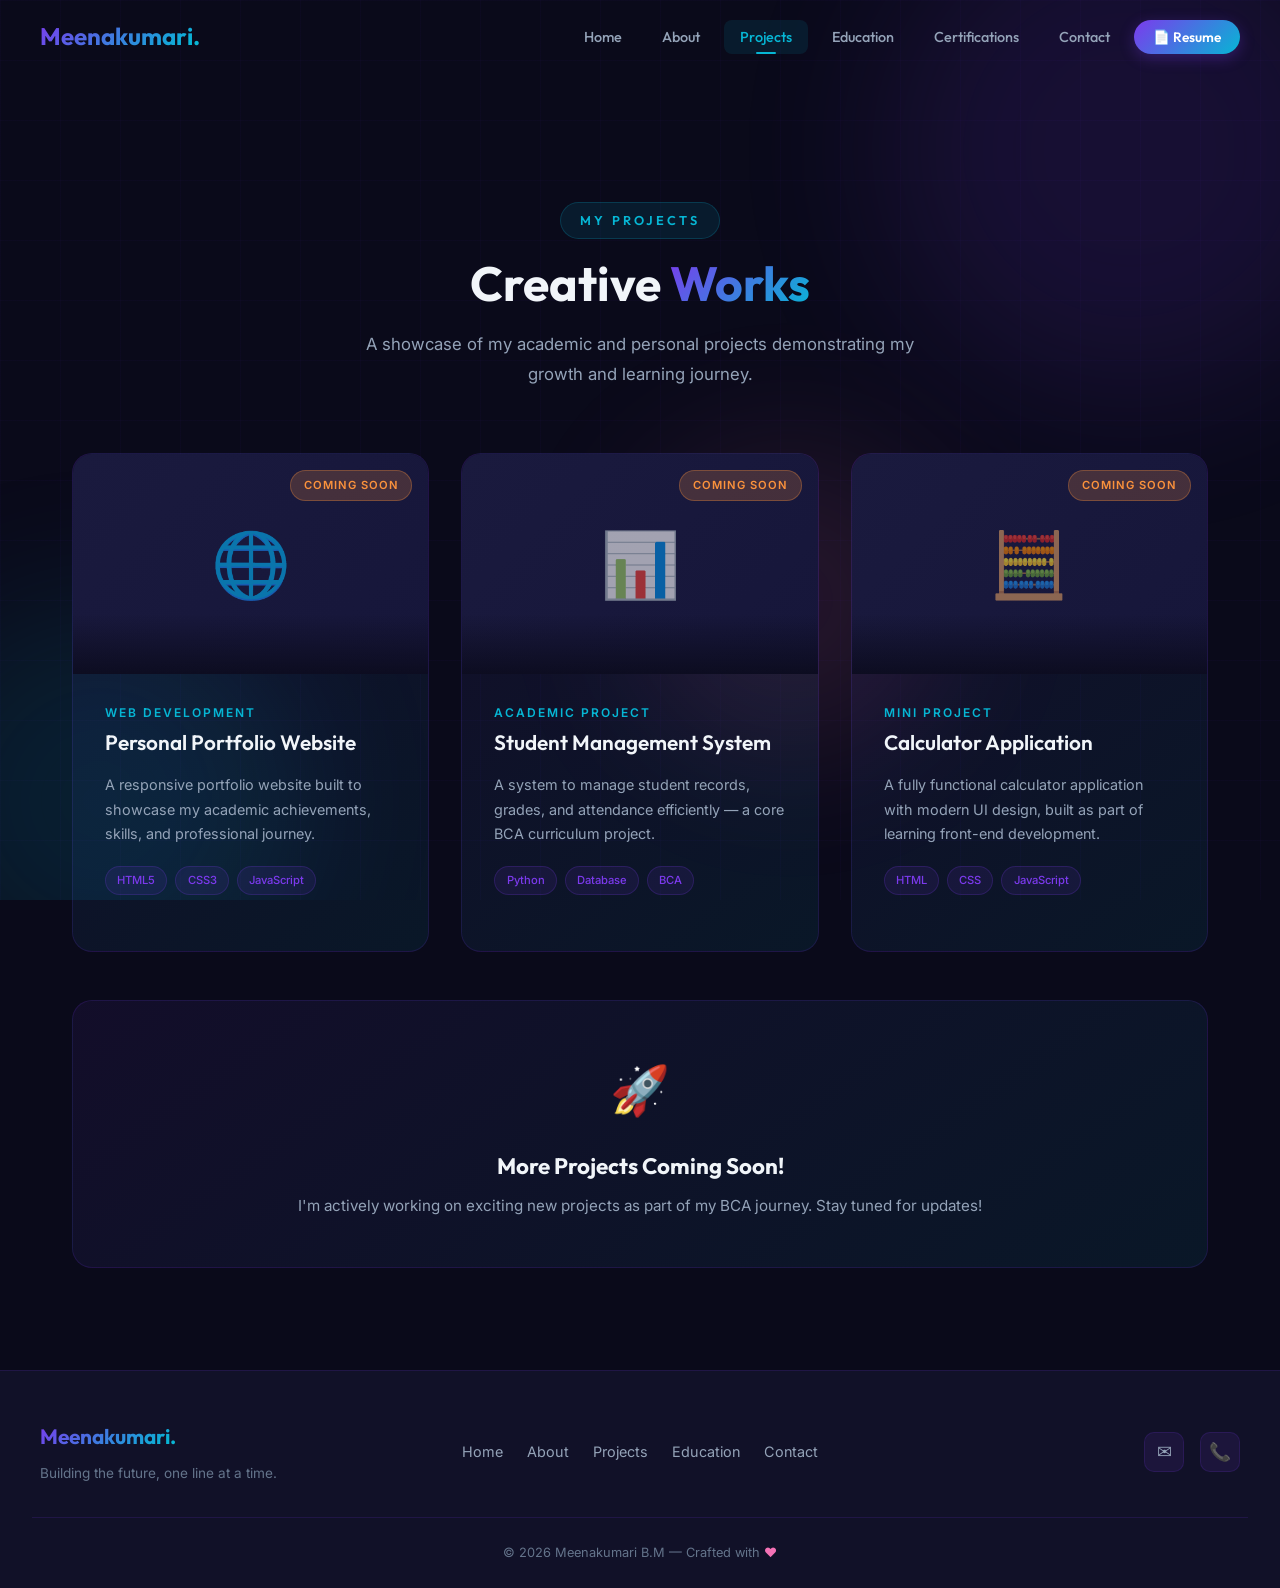
<file: projects.html>
<!DOCTYPE html>
<html lang="en">
<head>
    <meta charset="UTF-8">
    <meta name="viewport" content="width=device-width, initial-scale=1.0">
    <title>Projects — Meenakumari B.M</title>
    <meta name="description" content="Explore the projects by Meenakumari B.M.">
    <link rel="stylesheet" href="styles.css">
    <style>
        .projects-section {
            padding: var(--section-padding) 0;
        }

        .projects-grid {
            display: grid;
            grid-template-columns: repeat(auto-fit, minmax(350px, 1fr));
            gap: 2rem;
        }

        .project-card {
            background: var(--gradient-card);
            border: 1px solid var(--border-subtle);
            border-radius: 20px;
            overflow: hidden;
            transition: var(--transition-smooth);
            position: relative;
        }

        .project-card:hover {
            transform: translateY(-8px);
            border-color: var(--border-glow);
            box-shadow: var(--shadow-glow);
        }

        .project-thumbnail {
            width: 100%;
            height: 220px;
            position: relative;
            overflow: hidden;
            background: linear-gradient(135deg, var(--bg-tertiary), var(--surface));
            display: flex;
            align-items: center;
            justify-content: center;
        }

        .project-thumbnail-icon {
            font-size: 4rem;
            opacity: 0.6;
            transition: var(--transition-smooth);
        }

        .project-card:hover .project-thumbnail-icon {
            transform: scale(1.15);
            opacity: 0.9;
        }

        .project-thumbnail::after {
            content: '';
            position: absolute;
            bottom: 0;
            left: 0;
            right: 0;
            height: 60px;
            background: linear-gradient(transparent, rgba(10, 10, 26, 0.8));
        }

        .project-status {
            position: absolute;
            top: 1rem;
            right: 1rem;
            padding: 0.3rem 0.8rem;
            border-radius: 20px;
            font-size: 0.7rem;
            font-weight: 600;
            text-transform: uppercase;
            letter-spacing: 1px;
            z-index: 2;
        }

        .status-coming {
            background: rgba(251, 146, 60, 0.2);
            color: var(--accent-warm);
            border: 1px solid rgba(251, 146, 60, 0.3);
        }

        .status-done {
            background: rgba(52, 211, 153, 0.2);
            color: var(--accent-success);
            border: 1px solid rgba(52, 211, 153, 0.3);
        }

        .project-info {
            padding: 1.5rem 2rem 2rem;
        }

        .project-category {
            font-size: 0.75rem;
            color: var(--accent-secondary);
            text-transform: uppercase;
            letter-spacing: 2px;
            font-weight: 600;
            margin-bottom: 0.5rem;
        }

        .project-info h3 {
            font-family: var(--font-heading);
            font-size: 1.3rem;
            font-weight: 600;
            color: var(--text-primary);
            margin-bottom: 0.8rem;
        }

        .project-info p {
            font-size: 0.9rem;
            color: var(--text-secondary);
            line-height: 1.7;
            margin-bottom: 1.2rem;
        }

        .project-tech {
            display: flex;
            flex-wrap: wrap;
            gap: 0.5rem;
            margin-bottom: 1.5rem;
        }

        .tech-tag {
            font-size: 0.7rem;
            padding: 0.25rem 0.7rem;
            border-radius: 15px;
            background: rgba(124, 58, 237, 0.1);
            border: 1px solid rgba(124, 58, 237, 0.2);
            color: var(--accent-primary);
            font-weight: 500;
        }

        .project-links {
            display: flex;
            gap: 0.8rem;
        }

        .project-link {
            padding: 0.5rem 1.2rem;
            border-radius: 8px;
            font-size: 0.85rem;
            font-weight: 500;
            transition: var(--transition-fast);
        }

        .project-link-primary {
            background: var(--gradient-primary);
            color: #fff;
        }

        .project-link-primary:hover {
            transform: translateY(-2px);
            box-shadow: 0 4px 15px rgba(124, 58, 237, 0.3);
        }

        .project-link-secondary {
            background: rgba(6, 182, 212, 0.1);
            border: 1px solid rgba(6, 182, 212, 0.2);
            color: var(--accent-secondary);
        }

        .project-link-secondary:hover {
            background: rgba(6, 182, 212, 0.2);
        }

        /* Coming Soon Banner */
        .coming-soon-banner {
            text-align: center;
            padding: 3rem 2rem;
            background: var(--gradient-card);
            border: 1px solid var(--border-subtle);
            border-radius: 20px;
            margin-top: 3rem;
        }

        .coming-soon-icon {
            font-size: 3rem;
            margin-bottom: 1rem;
            animation: float 3s ease-in-out infinite;
        }

        .coming-soon-banner h3 {
            font-family: var(--font-heading);
            font-size: 1.4rem;
            color: var(--text-primary);
            margin-bottom: 0.5rem;
        }

        .coming-soon-banner p {
            color: var(--text-secondary);
            font-size: 0.95rem;
        }

        @media (max-width: 768px) {
            .projects-grid {
                grid-template-columns: 1fr;
            }
        }
    </style>
</head>
<body>
    <main class="page-content">
        <section class="projects-section">
            <div class="container">
                <div class="section-header fade-up">
                    <span class="section-tag">My Projects</span>
                    <h1 class="section-title">Creative <span class="highlight">Works</span></h1>
                    <p class="section-desc">A showcase of my academic and personal projects demonstrating my growth and learning journey.</p>
                </div>

                <div class="projects-grid">
                    <!-- Project 1 -->
                    <div class="project-card fade-up delay-1">
                        <div class="project-thumbnail">
                            <span class="project-thumbnail-icon">🌐</span>
                            <span class="project-status status-coming">Coming Soon</span>
                        </div>
                        <div class="project-info">
                            <span class="project-category">Web Development</span>
                            <h3>Personal Portfolio Website</h3>
                            <p>A responsive portfolio website built to showcase my academic achievements, skills, and professional journey.</p>
                            <div class="project-tech">
                                <span class="tech-tag">HTML5</span>
                                <span class="tech-tag">CSS3</span>
                                <span class="tech-tag">JavaScript</span>
                            </div>
                        </div>
                    </div>

                    <!-- Project 2 -->
                    <div class="project-card fade-up delay-2">
                        <div class="project-thumbnail">
                            <span class="project-thumbnail-icon">📊</span>
                            <span class="project-status status-coming">Coming Soon</span>
                        </div>
                        <div class="project-info">
                            <span class="project-category">Academic Project</span>
                            <h3>Student Management System</h3>
                            <p>A system to manage student records, grades, and attendance efficiently — a core BCA curriculum project.</p>
                            <div class="project-tech">
                                <span class="tech-tag">Python</span>
                                <span class="tech-tag">Database</span>
                                <span class="tech-tag">BCA</span>
                            </div>
                        </div>
                    </div>

                    <!-- Project 3 -->
                    <div class="project-card fade-up delay-3">
                        <div class="project-thumbnail">
                            <span class="project-thumbnail-icon">🧮</span>
                            <span class="project-status status-coming">Coming Soon</span>
                        </div>
                        <div class="project-info">
                            <span class="project-category">Mini Project</span>
                            <h3>Calculator Application</h3>
                            <p>A fully functional calculator application with modern UI design, built as part of learning front-end development.</p>
                            <div class="project-tech">
                                <span class="tech-tag">HTML</span>
                                <span class="tech-tag">CSS</span>
                                <span class="tech-tag">JavaScript</span>
                            </div>
                        </div>
                    </div>
                </div>

                <div class="coming-soon-banner fade-up">
                    <div class="coming-soon-icon">🚀</div>
                    <h3>More Projects Coming Soon!</h3>
                    <p>I'm actively working on exciting new projects as part of my BCA journey. Stay tuned for updates!</p>
                </div>
            </div>
        </section>
    </main>

    <script src="layout.js"></script>
</body>
</html>
</file>
<file: styles.css>
@import url('https://fonts.googleapis.com/css2?family=Outfit:wght@300;400;500;600;700;800&family=Inter:wght@300;400;500;600&family=Playfair+Display:wght@400;700&display=swap');

/* ========================================
   DESIGN TOKENS
   ======================================== */
:root {
    /* Primary Palette - Midnight & Violet */
    --bg-primary: #0a0a1a;
    --bg-secondary: #111128;
    --bg-tertiary: #1a1a3e;
    --surface: #16163a;
    --surface-hover: #1e1e4d;
    --surface-glass: rgba(22, 22, 58, 0.6);

    /* Accent Colors */
    --accent-primary: #7c3aed;      /* Violet */
    --accent-secondary: #06b6d4;    /* Cyan */
    --accent-tertiary: #f472b6;     /* Pink */
    --accent-warm: #fb923c;         /* Orange */
    --accent-success: #34d399;      /* Emerald */

    /* Gradients */
    --gradient-primary: linear-gradient(135deg, #7c3aed, #06b6d4);
    --gradient-warm: linear-gradient(135deg, #f472b6, #fb923c);
    --gradient-cool: linear-gradient(135deg, #06b6d4, #34d399);
    --gradient-bg: linear-gradient(180deg, #0a0a1a 0%, #111128 50%, #0a0a1a 100%);
    --gradient-card: linear-gradient(145deg, rgba(124, 58, 237, 0.08), rgba(6, 182, 212, 0.08));
    --gradient-text: linear-gradient(135deg, #7c3aed, #06b6d4, #f472b6);

    /* Text */
    --text-primary: #f1f5f9;
    --text-secondary: #94a3b8;
    --text-muted: #64748b;

    /* Borders */
    --border-subtle: rgba(124, 58, 237, 0.15);
    --border-glow: rgba(6, 182, 212, 0.3);

    /* Shadows */
    --shadow-sm: 0 2px 8px rgba(0, 0, 0, 0.3);
    --shadow-md: 0 8px 30px rgba(0, 0, 0, 0.4);
    --shadow-lg: 0 20px 60px rgba(0, 0, 0, 0.5);
    --shadow-glow: 0 0 30px rgba(124, 58, 237, 0.15);
    --shadow-glow-cyan: 0 0 30px rgba(6, 182, 212, 0.15);

    /* Spacing */
    --section-padding: clamp(4rem, 8vw, 8rem);
    --container-max: 1200px;

    /* Transitions */
    --transition-fast: 0.2s cubic-bezier(0.4, 0, 0.2, 1);
    --transition-smooth: 0.4s cubic-bezier(0.4, 0, 0.2, 1);
    --transition-spring: 0.6s cubic-bezier(0.34, 1.56, 0.64, 1);

    /* Typography */
    --font-heading: 'Outfit', sans-serif;
    --font-body: 'Inter', sans-serif;
    --font-accent: 'Playfair Display', serif;
}

/* ========================================
   RESET & BASE
   ======================================== */
*, *::before, *::after {
    margin: 0;
    padding: 0;
    box-sizing: border-box;
}

html {
    scroll-behavior: smooth;
    scroll-padding-top: 80px;
}

body {
    font-family: var(--font-body);
    background: var(--bg-primary);
    color: var(--text-primary);
    line-height: 1.7;
    overflow-x: hidden;
    min-height: 100vh;
}

::selection {
    background: rgba(124, 58, 237, 0.4);
    color: #fff;
}

::-webkit-scrollbar {
    width: 8px;
}

::-webkit-scrollbar-track {
    background: var(--bg-primary);
}

::-webkit-scrollbar-thumb {
    background: var(--accent-primary);
    border-radius: 4px;
}

::-webkit-scrollbar-thumb:hover {
    background: var(--accent-secondary);
}

a {
    text-decoration: none;
    color: inherit;
    transition: var(--transition-fast);
}

img {
    max-width: 100%;
    display: block;
}

/* ========================================
   BACKGROUND EFFECTS
   ======================================== */
.bg-grid {
    position: fixed;
    top: 0;
    left: 0;
    width: 100%;
    height: 100%;
    background-image:
        linear-gradient(rgba(124, 58, 237, 0.03) 1px, transparent 1px),
        linear-gradient(90deg, rgba(124, 58, 237, 0.03) 1px, transparent 1px);
    background-size: 60px 60px;
    z-index: 0;
    pointer-events: none;
}

.bg-orbs {
    position: fixed;
    top: 0;
    left: 0;
    width: 100%;
    height: 100%;
    z-index: 0;
    pointer-events: none;
    overflow: hidden;
}

.bg-orb {
    position: absolute;
    border-radius: 50%;
    filter: blur(80px);
    opacity: 0.12;
    animation: orbFloat 20s ease-in-out infinite;
}

.bg-orb:nth-child(1) {
    width: 500px;
    height: 500px;
    background: var(--accent-primary);
    top: -100px;
    right: -100px;
    animation-delay: 0s;
}

.bg-orb:nth-child(2) {
    width: 400px;
    height: 400px;
    background: var(--accent-secondary);
    bottom: -100px;
    left: -100px;
    animation-delay: -7s;
}

.bg-orb:nth-child(3) {
    width: 300px;
    height: 300px;
    background: var(--accent-tertiary);
    top: 50%;
    left: 50%;
    animation-delay: -14s;
}

@keyframes orbFloat {
    0%, 100% { transform: translate(0, 0) scale(1); }
    25% { transform: translate(30px, -50px) scale(1.1); }
    50% { transform: translate(-20px, 30px) scale(0.9); }
    75% { transform: translate(40px, 20px) scale(1.05); }
}

/* ========================================
   NAVBAR
   ======================================== */
.navbar {
    position: fixed;
    top: 0;
    left: 0;
    right: 0;
    z-index: 1000;
    padding: 1rem 2rem;
    transition: var(--transition-smooth);
    backdrop-filter: blur(0px);
}

.navbar.scrolled {
    padding: 0.7rem 2rem;
    background: rgba(10, 10, 26, 0.85);
    backdrop-filter: blur(20px);
    border-bottom: 1px solid var(--border-subtle);
    box-shadow: var(--shadow-md);
}

.nav-container {
    max-width: var(--container-max);
    margin: 0 auto;
    display: flex;
    justify-content: space-between;
    align-items: center;
}

.logo {
    font-family: var(--font-heading);
    font-size: 1.5rem;
    font-weight: 700;
    background: var(--gradient-text);
    background-size: 200% auto;
    -webkit-background-clip: text;
    -webkit-text-fill-color: transparent;
    background-clip: text;
    animation: shimmer 3s ease-in-out infinite;
}

@keyframes shimmer {
    0%, 100% { background-position: 0% center; }
    50% { background-position: 200% center; }
}

.nav-links {
    display: flex;
    list-style: none;
    gap: 0.5rem;
    align-items: center;
}

.nav-links a {
    font-family: var(--font-heading);
    font-size: 0.9rem;
    font-weight: 500;
    padding: 0.5rem 1rem;
    border-radius: 8px;
    color: var(--text-secondary);
    position: relative;
    transition: var(--transition-fast);
}

.nav-links a:hover {
    color: var(--text-primary);
    background: rgba(124, 58, 237, 0.1);
}

.nav-links a.active {
    color: var(--accent-secondary);
    background: rgba(6, 182, 212, 0.1);
}

.nav-links a.active::after {
    content: '';
    position: absolute;
    bottom: 0;
    left: 50%;
    transform: translateX(-50%);
    width: 20px;
    height: 2px;
    background: var(--accent-secondary);
    border-radius: 1px;
}

/* Mobile Menu */
.hamburger {
    display: none;
    flex-direction: column;
    gap: 5px;
    cursor: pointer;
    padding: 5px;
    z-index: 1001;
}

.hamburger span {
    width: 25px;
    height: 2px;
    background: var(--text-primary);
    border-radius: 2px;
    transition: var(--transition-smooth);
}

.hamburger.active span:nth-child(1) {
    transform: rotate(45deg) translate(5px, 5px);
}

.hamburger.active span:nth-child(2) {
    opacity: 0;
}

.hamburger.active span:nth-child(3) {
    transform: rotate(-45deg) translate(5px, -5px);
}

/* Resume Button in Nav */
.nav-resume-btn {
    background: var(--gradient-primary) !important;
    color: #fff !important;
    padding: 0.5rem 1.2rem !important;
    border-radius: 25px !important;
    font-weight: 600 !important;
    font-size: 0.85rem !important;
    transition: var(--transition-smooth) !important;
    box-shadow: 0 4px 15px rgba(124, 58, 237, 0.3);
}

.nav-resume-btn:hover {
    transform: translateY(-2px);
    box-shadow: 0 6px 25px rgba(124, 58, 237, 0.4) !important;
}

/* ========================================
   BUTTONS
   ======================================== */
.btn {
    display: inline-flex;
    align-items: center;
    gap: 0.5rem;
    padding: 0.85rem 2rem;
    border-radius: 12px;
    font-family: var(--font-heading);
    font-weight: 600;
    font-size: 0.95rem;
    cursor: pointer;
    border: none;
    transition: var(--transition-smooth);
    position: relative;
    overflow: hidden;
}

.btn::before {
    content: '';
    position: absolute;
    top: 0;
    left: -100%;
    width: 100%;
    height: 100%;
    background: linear-gradient(90deg, transparent, rgba(255, 255, 255, 0.1), transparent);
    transition: 0.5s;
}

.btn:hover::before {
    left: 100%;
}

.btn-primary {
    background: var(--gradient-primary);
    color: #fff;
    box-shadow: 0 4px 20px rgba(124, 58, 237, 0.3);
}

.btn-primary:hover {
    transform: translateY(-3px);
    box-shadow: 0 8px 30px rgba(124, 58, 237, 0.4);
}

.btn-outline {
    background: transparent;
    color: var(--accent-secondary);
    border: 2px solid var(--accent-secondary);
}

.btn-outline:hover {
    background: rgba(6, 182, 212, 0.1);
    transform: translateY(-3px);
    box-shadow: 0 8px 30px rgba(6, 182, 212, 0.2);
}

/* ========================================
   SECTION HEADERS
   ======================================== */
.section-header {
    text-align: center;
    margin-bottom: 4rem;
}

.section-tag {
    display: inline-block;
    font-family: var(--font-heading);
    font-size: 0.8rem;
    font-weight: 600;
    text-transform: uppercase;
    letter-spacing: 3px;
    color: var(--accent-secondary);
    background: rgba(6, 182, 212, 0.1);
    padding: 0.4rem 1.2rem;
    border-radius: 25px;
    border: 1px solid rgba(6, 182, 212, 0.2);
    margin-bottom: 1rem;
}

.section-title {
    font-family: var(--font-heading);
    font-size: clamp(2rem, 4vw, 3rem);
    font-weight: 700;
    color: var(--text-primary);
    margin-bottom: 1rem;
    line-height: 1.2;
}

.section-title .highlight {
    background: var(--gradient-primary);
    -webkit-background-clip: text;
    -webkit-text-fill-color: transparent;
    background-clip: text;
}

.section-desc {
    font-size: 1.05rem;
    color: var(--text-secondary);
    max-width: 600px;
    margin: 0 auto;
    line-height: 1.8;
}

/* ========================================
   CARDS
   ======================================== */
.card {
    background: var(--gradient-card);
    border: 1px solid var(--border-subtle);
    border-radius: 16px;
    padding: 2rem;
    transition: var(--transition-smooth);
    position: relative;
    overflow: hidden;
    backdrop-filter: blur(10px);
}

.card::before {
    content: '';
    position: absolute;
    top: 0;
    left: 0;
    right: 0;
    height: 2px;
    background: var(--gradient-primary);
    opacity: 0;
    transition: var(--transition-smooth);
}

.card:hover {
    transform: translateY(-5px);
    border-color: var(--border-glow);
    box-shadow: var(--shadow-glow);
}

.card:hover::before {
    opacity: 1;
}

/* ========================================
   FOOTER
   ======================================== */
.footer {
    background: var(--bg-secondary);
    border-top: 1px solid var(--border-subtle);
    padding: 3rem 2rem 1.5rem;
    position: relative;
}

.footer-content {
    max-width: var(--container-max);
    margin: 0 auto;
    display: grid;
    grid-template-columns: 1fr auto 1fr;
    gap: 2rem;
    align-items: center;
    margin-bottom: 2rem;
}

.footer-brand .logo {
    font-size: 1.3rem;
    margin-bottom: 0.5rem;
    display: inline-block;
}

.footer-brand p {
    color: var(--text-muted);
    font-size: 0.85rem;
}

.footer-links {
    display: flex;
    gap: 1.5rem;
}

.footer-links a {
    color: var(--text-secondary);
    font-size: 0.9rem;
    transition: var(--transition-fast);
}

.footer-links a:hover {
    color: var(--accent-secondary);
}

.footer-social {
    display: flex;
    gap: 1rem;
    justify-self: end;
}

.footer-social a {
    width: 40px;
    height: 40px;
    border-radius: 10px;
    background: rgba(124, 58, 237, 0.1);
    border: 1px solid var(--border-subtle);
    display: flex;
    align-items: center;
    justify-content: center;
    color: var(--text-secondary);
    font-size: 1.1rem;
    transition: var(--transition-smooth);
}

.footer-social a:hover {
    background: var(--gradient-primary);
    border-color: transparent;
    color: #fff;
    transform: translateY(-3px);
}

.footer-bottom {
    text-align: center;
    padding-top: 1.5rem;
    border-top: 1px solid var(--border-subtle);
    color: var(--text-muted);
    font-size: 0.8rem;
}

.footer-bottom .heart {
    color: var(--accent-tertiary);
    animation: heartbeat 1.5s ease-in-out infinite;
}

@keyframes heartbeat {
    0%, 100% { transform: scale(1); }
    50% { transform: scale(1.2); }
}

/* ========================================
   ANIMATIONS
   ======================================== */
.fade-up {
    opacity: 0;
    transform: translateY(40px);
    transition: opacity 0.8s ease, transform 0.8s ease;
}

.fade-up.visible {
    opacity: 1;
    transform: translateY(0);
}

.fade-left {
    opacity: 0;
    transform: translateX(-40px);
    transition: opacity 0.8s ease, transform 0.8s ease;
}

.fade-left.visible {
    opacity: 1;
    transform: translateX(0);
}

.fade-right {
    opacity: 0;
    transform: translateX(40px);
    transition: opacity 0.8s ease, transform 0.8s ease;
}

.fade-right.visible {
    opacity: 1;
    transform: translateX(0);
}

.scale-in {
    opacity: 0;
    transform: scale(0.9);
    transition: opacity 0.6s ease, transform 0.6s ease;
}

.scale-in.visible {
    opacity: 1;
    transform: scale(1);
}

/* Stagger delays */
.delay-1 { transition-delay: 0.1s; }
.delay-2 { transition-delay: 0.2s; }
.delay-3 { transition-delay: 0.3s; }
.delay-4 { transition-delay: 0.4s; }
.delay-5 { transition-delay: 0.5s; }
.delay-6 { transition-delay: 0.6s; }

/* Floating animation */
@keyframes float {
    0%, 100% { transform: translateY(0px); }
    50% { transform: translateY(-15px); }
}

/* Glow pulse */
@keyframes glowPulse {
    0%, 100% { box-shadow: 0 0 20px rgba(124, 58, 237, 0.2); }
    50% { box-shadow: 0 0 40px rgba(124, 58, 237, 0.4); }
}

/* Rotate gradient */
@keyframes rotateGradient {
    0% { transform: rotate(0deg); }
    100% { transform: rotate(360deg); }
}

/* Typing cursor */
@keyframes blink {
    0%, 100% { opacity: 1; }
    50% { opacity: 0; }
}

.typing-cursor {
    display: inline-block;
    width: 3px;
    height: 1em;
    background: var(--accent-secondary);
    margin-left: 4px;
    animation: blink 1s step-end infinite;
    vertical-align: text-bottom;
}

/* ========================================
   CONTAINER
   ======================================== */
.container {
    max-width: var(--container-max);
    margin: 0 auto;
    padding: 0 2rem;
}

.page-content {
    position: relative;
    z-index: 1;
    min-height: 100vh;
    padding-top: 100px;
}

/* ========================================
   UTILITIES
   ======================================== */
.text-gradient {
    background: var(--gradient-text);
    background-size: 200% auto;
    -webkit-background-clip: text;
    -webkit-text-fill-color: transparent;
    background-clip: text;
}

.text-accent {
    color: var(--accent-secondary);
}

.glow-border {
    position: relative;
}

.glow-border::after {
    content: '';
    position: absolute;
    inset: -2px;
    border-radius: inherit;
    background: var(--gradient-primary);
    z-index: -1;
    opacity: 0;
    transition: var(--transition-smooth);
}

.glow-border:hover::after {
    opacity: 1;
}

/* ========================================
   RESPONSIVE
   ======================================== */
@media (max-width: 768px) {
    .hamburger {
        display: flex;
    }

    .nav-links {
        position: fixed;
        top: 0;
        right: -100%;
        width: 75%;
        max-width: 300px;
        height: 100vh;
        background: rgba(10, 10, 26, 0.98);
        backdrop-filter: blur(20px);
        flex-direction: column;
        padding: 5rem 2rem 2rem;
        gap: 0.5rem;
        transition: var(--transition-smooth);
        border-left: 1px solid var(--border-subtle);
    }

    .nav-links.active {
        right: 0;
    }

    .nav-links a {
        width: 100%;
        padding: 0.8rem 1rem;
        font-size: 1rem;
    }

    .footer-content {
        grid-template-columns: 1fr;
        text-align: center;
    }

    .footer-social {
        justify-self: center;
    }

    .footer-links {
        justify-content: center;
        flex-wrap: wrap;
    }
}

@media (max-width: 480px) {
    :root {
        --section-padding: 3rem;
    }

    .container {
        padding: 0 1rem;
    }

    .section-title {
        font-size: 1.8rem;
    }
}
</file>
